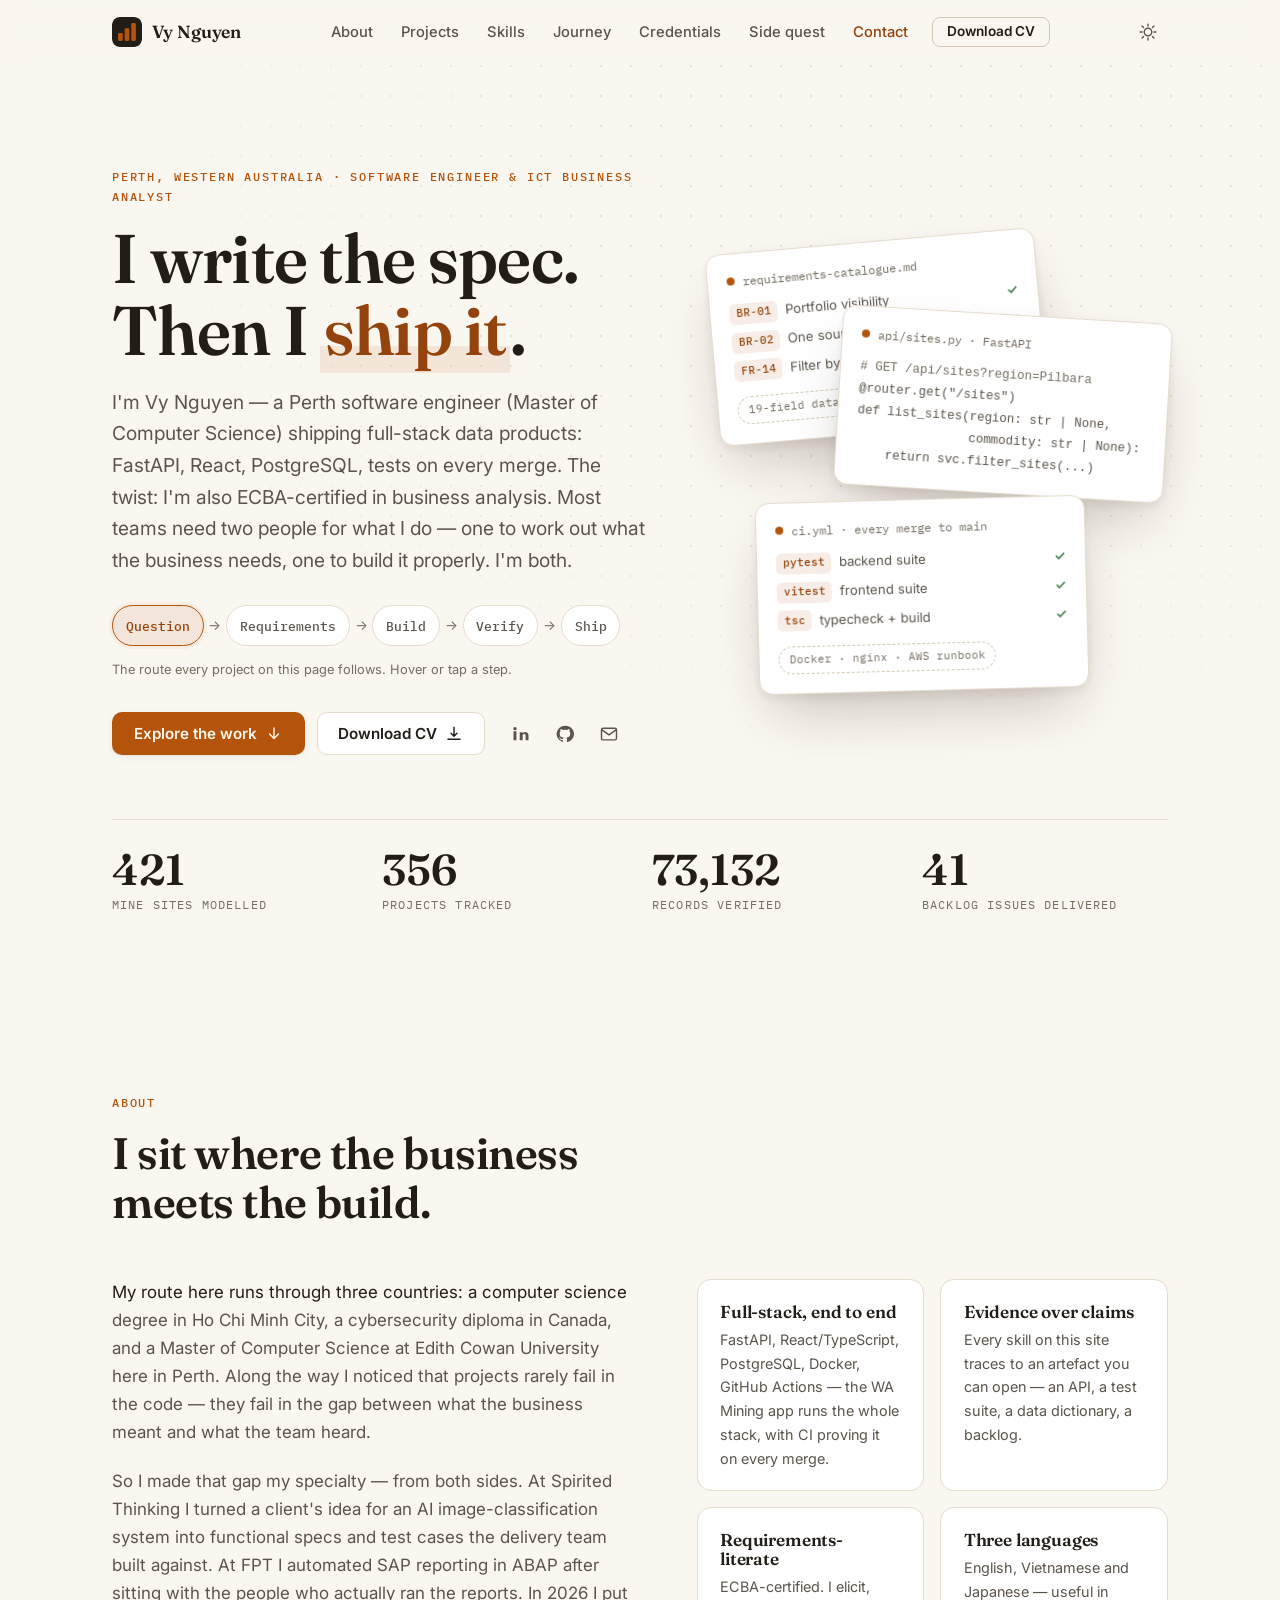
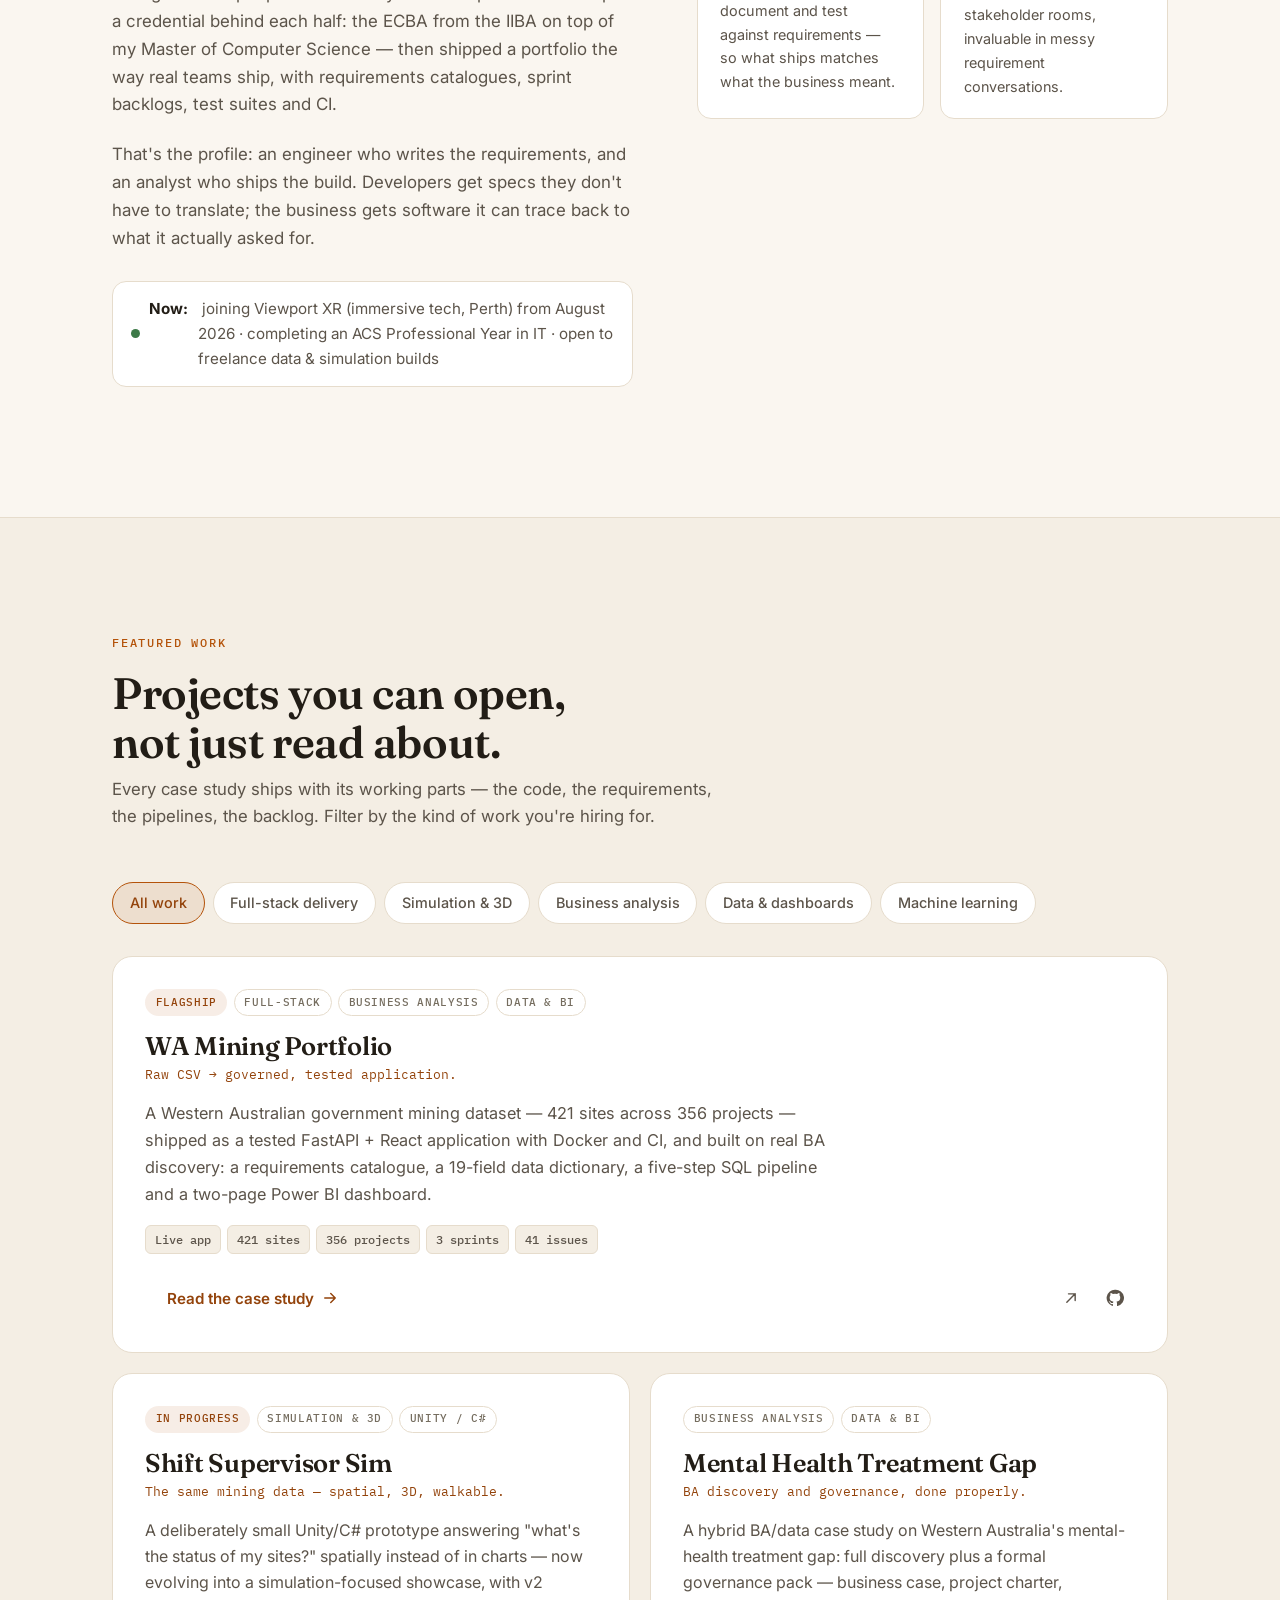
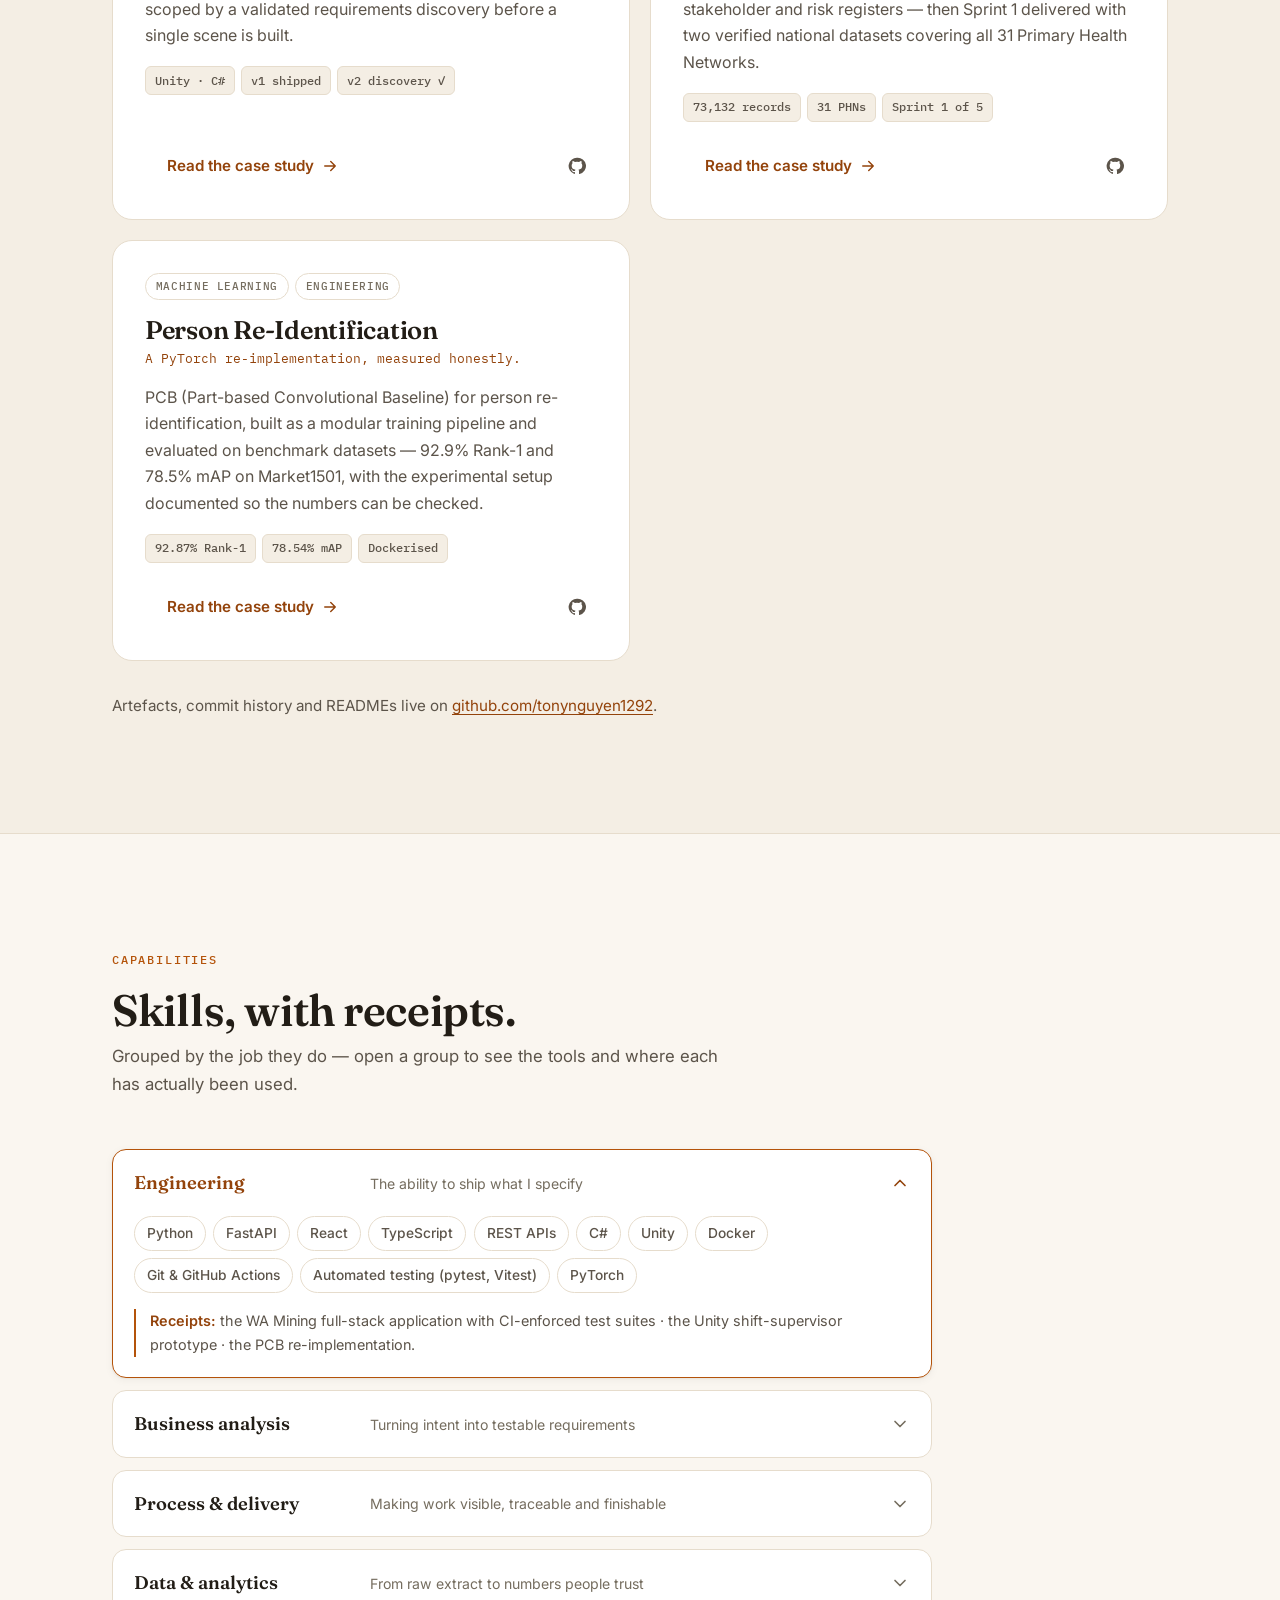
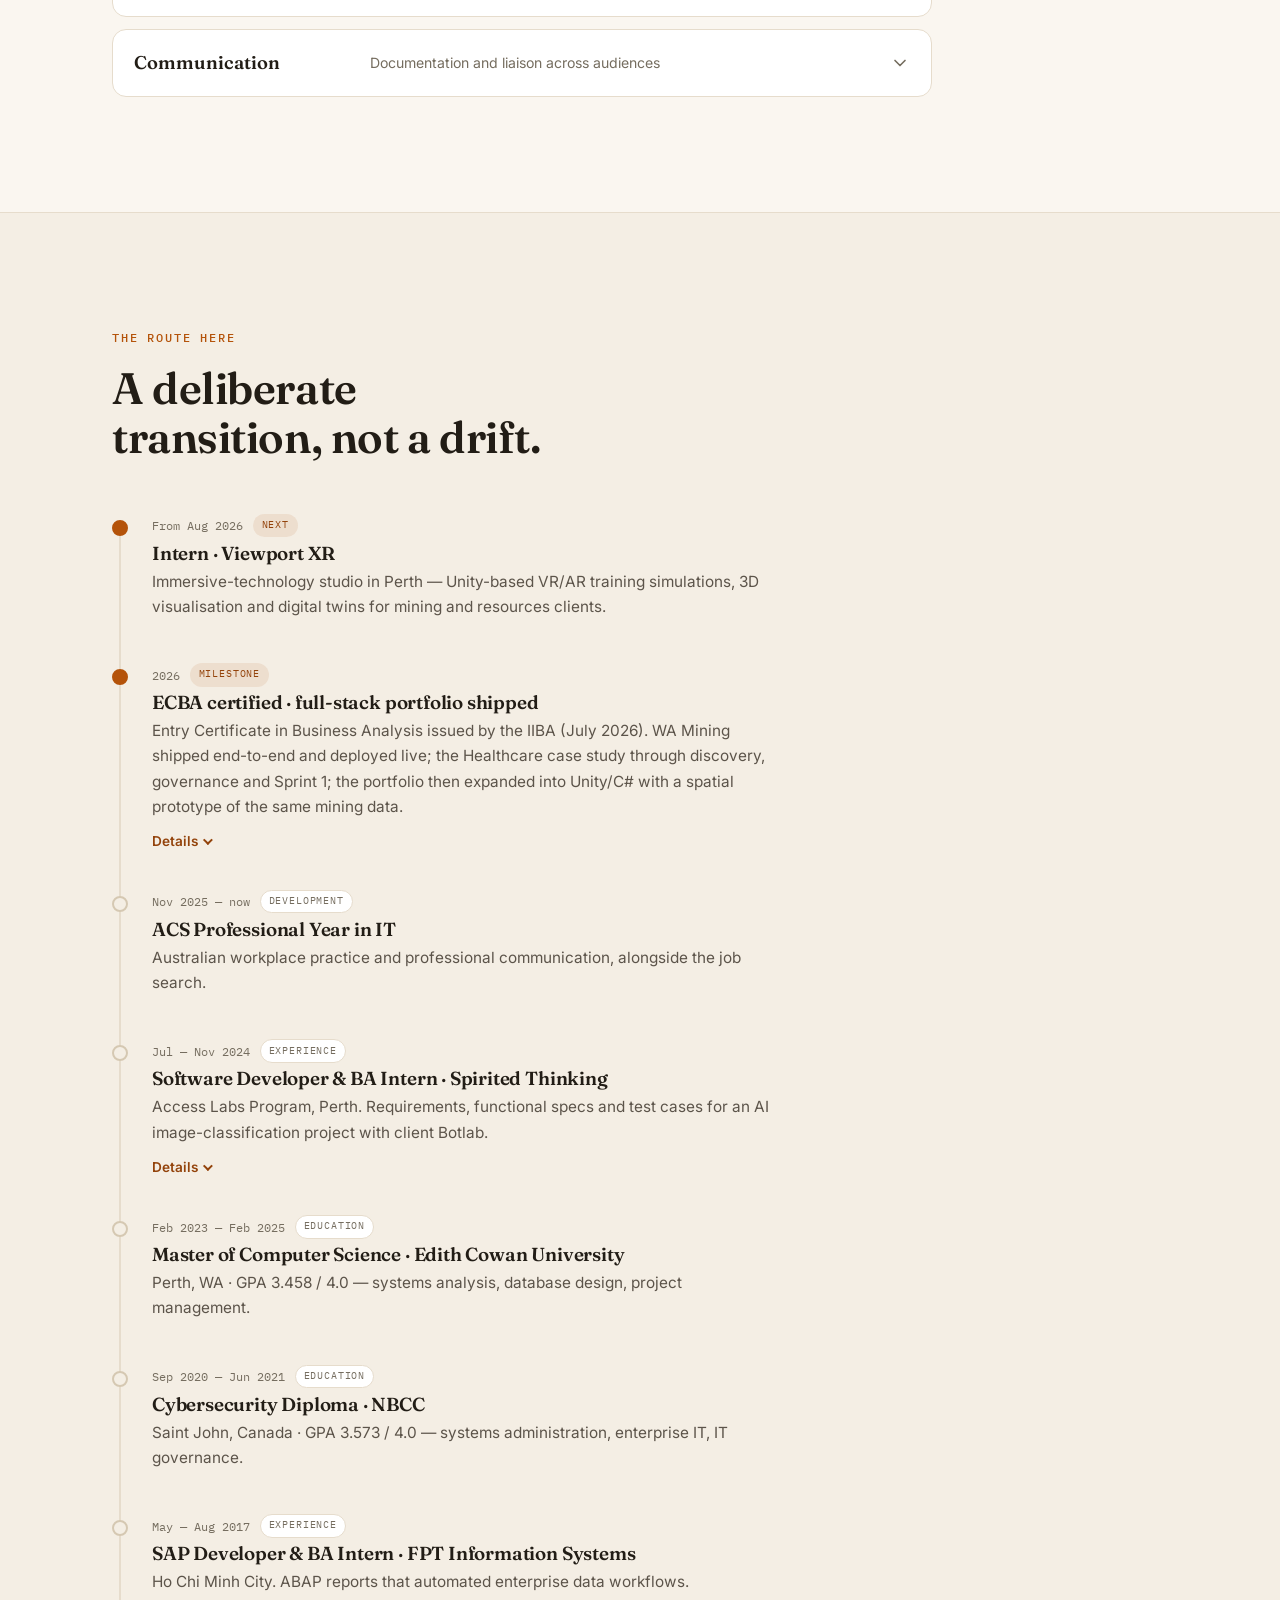
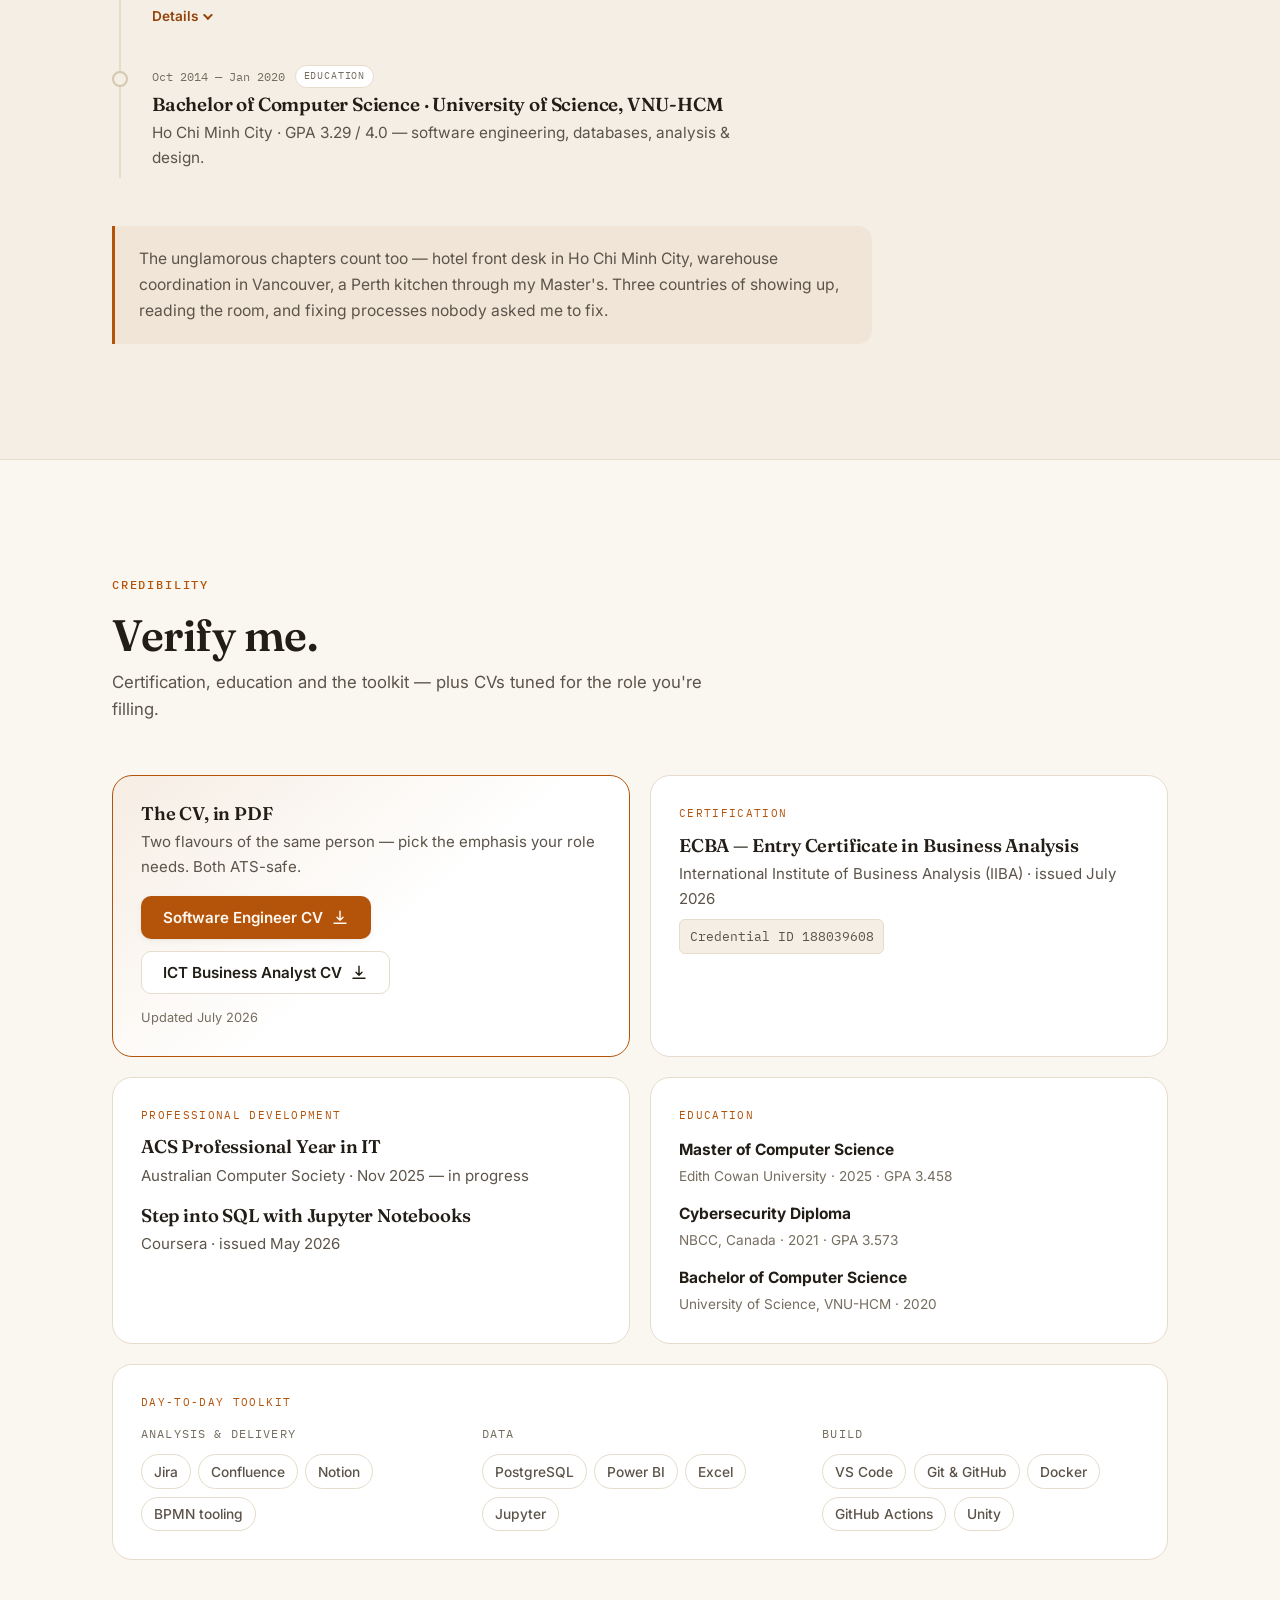
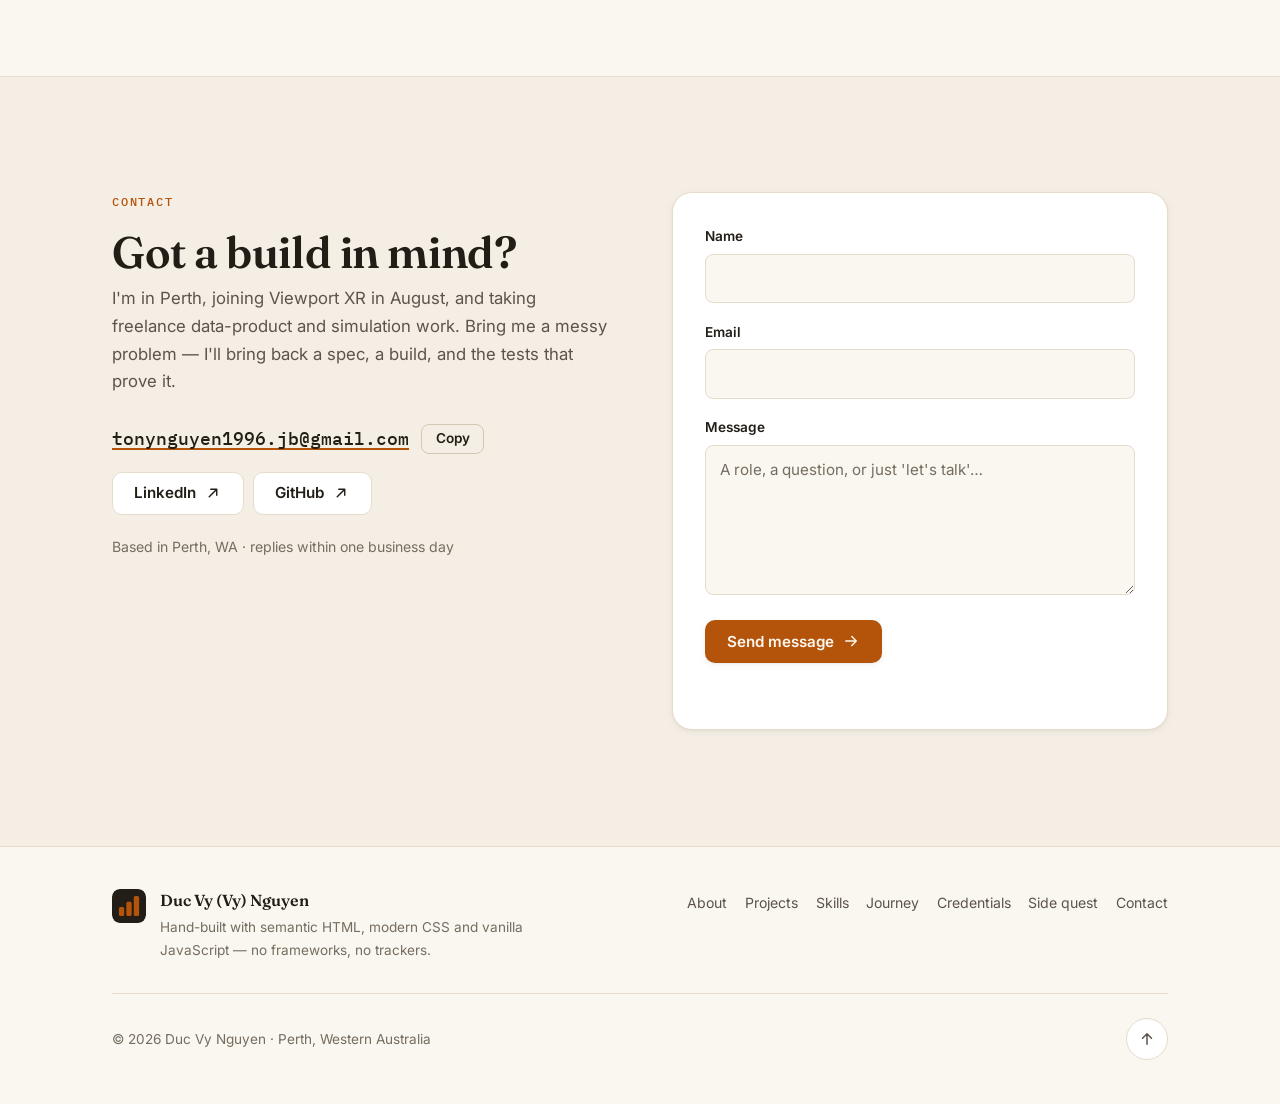
<file: index.html>
<!DOCTYPE html>
<html lang="en-AU" data-theme="light">
<head>
  <meta charset="UTF-8">
  <meta name="viewport" content="width=device-width, initial-scale=1">

  <title>Vy Nguyen — Software Engineer (ECBA-certified) | Perth, WA</title>
  <meta name="description" content="Perth software engineer (Master of Computer Science, ECBA-certified). I ship full-stack data products — FastAPI, React, PostgreSQL — from requirements I can elicit myself, tested on every merge.">
  <meta name="author" content="Duc Vy Nguyen">

  <!-- Live domain. If you attach a custom domain later, update every URL below. -->
  <link rel="canonical" href="https://vynguyen-perth.netlify.app/">
  <meta property="og:type" content="website">
  <meta property="og:url" content="https://vynguyen-perth.netlify.app/">
  <meta property="og:title" content="Vy Nguyen — Software Engineer (ECBA-certified) | Perth, WA">
  <meta property="og:description" content="I write the spec, then I ship it: FastAPI, React, PostgreSQL, CI-tested — from requirements I elicited myself. ECBA + Master of Computer Science.">
  <meta property="og:image" content="https://vynguyen-perth.netlify.app/assets/og-image.png">
  <meta property="og:image:width" content="1200">
  <meta property="og:image:height" content="630">
  <meta property="og:locale" content="en_AU">
  <meta name="twitter:card" content="summary_large_image">

  <meta name="theme-color" content="#FAF6F0" media="(prefers-color-scheme: light)">
  <meta name="theme-color" content="#171310" media="(prefers-color-scheme: dark)">

  <link rel="icon" href="assets/favicon.svg" type="image/svg+xml">
  <link rel="icon" href="assets/favicon-32.png" sizes="32x32" type="image/png">
  <link rel="apple-touch-icon" href="assets/apple-touch-icon.png">

  <link rel="preconnect" href="https://fonts.googleapis.com">
  <link rel="preconnect" href="https://fonts.gstatic.com" crossorigin>
  <link href="https://fonts.googleapis.com/css2?family=Fraunces:opsz,wght@9..144,500;9..144,600&family=IBM+Plex+Mono:wght@400;500&family=Inter:wght@400;500;600&display=swap" rel="stylesheet">

  <script>
    // Set theme before first paint to avoid a flash of the wrong mode.
    // The "js" class arms scroll-reveal styles — without JS, content stays visible.
    (function () {
      document.documentElement.classList.add('js');
      try {
        var saved = localStorage.getItem('vn-theme');
        var dark = saved ? saved === 'dark' : matchMedia('(prefers-color-scheme: dark)').matches;
        document.documentElement.dataset.theme = dark ? 'dark' : 'light';
      } catch (e) { /* default stays light */ }
    })();
  </script>

  <link rel="stylesheet" href="css/styles.css">

  <script type="application/ld+json">
  {
    "@context": "https://schema.org",
    "@type": "Person",
    "name": "Duc Vy Nguyen",
    "alternateName": "Vy Nguyen",
    "jobTitle": "Software Engineer",
    "worksFor": { "@type": "Organization", "name": "Viewport XR" },
    "email": "mailto:tonynguyen1996.jb@gmail.com",
    "url": "https://vynguyen-perth.netlify.app/",
    "image": "https://vynguyen-perth.netlify.app/assets/og-image.png",
    "address": { "@type": "PostalAddress", "addressLocality": "Perth", "addressRegion": "WA", "addressCountry": "AU" },
    "alumniOf": [
      { "@type": "CollegeOrUniversity", "name": "Edith Cowan University" },
      { "@type": "CollegeOrUniversity", "name": "University of Science, VNU-HCM" },
      { "@type": "CollegeOrUniversity", "name": "New Brunswick Community College" }
    ],
    "hasCredential": {
      "@type": "EducationalOccupationalCredential",
      "name": "Entry Certificate in Business Analysis (ECBA)",
      "credentialCategory": "certification",
      "recognizedBy": { "@type": "Organization", "name": "International Institute of Business Analysis (IIBA)" }
    },
    "knowsLanguage": ["en", "vi", "ja"],
    "sameAs": [
      "https://www.linkedin.com/in/vynguyen1996/",
      "https://github.com/tonynguyen1292"
    ]
  }
  </script>
</head>

<body id="top">
  <a class="skip-link" href="#main">Skip to content</a>

  <header class="site-header">
    <div class="scroll-progress" aria-hidden="true"><span id="scroll-progress-bar"></span></div>
    <nav class="nav container" aria-label="Primary">
      <a class="brand" href="#top" aria-label="Vy Nguyen — back to top">
        <svg class="brand-mark" viewBox="0 0 64 64" aria-hidden="true" focusable="false">
          <rect width="64" height="64" rx="14" class="brand-bg"/>
          <rect x="13" y="34" width="10" height="17" rx="3" class="brand-bar"/>
          <rect x="27" y="24" width="10" height="27" rx="3" class="brand-bar"/>
          <rect x="41" y="13" width="10" height="38" rx="3" class="brand-bar"/>
        </svg>
        <span class="brand-name">Vy Nguyen</span>
      </a>

      <ul class="nav-links" id="nav-menu">
        <li><a href="#about" class="nav-link">About</a></li>
        <li><a href="#projects" class="nav-link">Projects</a></li>
        <li><a href="#skills" class="nav-link">Skills</a></li>
        <li><a href="#journey" class="nav-link">Journey</a></li>
        <li><a href="#credentials" class="nav-link">Credentials</a></li>
        <li><a href="/ielts" class="nav-link">Side quest</a></li>
        <li><a href="#contact" class="nav-link">Contact</a></li>
        <li class="nav-cv-item"><a class="btn btn-outline btn-small" href="assets/Vy-Nguyen-CV-Software-Engineer.pdf" download>Download CV</a></li>
      </ul>

      <div class="nav-actions">
        <button class="theme-toggle" id="theme-toggle" type="button" aria-label="Switch to dark mode" aria-pressed="false">
          <svg class="icon-sun" viewBox="0 0 24 24" aria-hidden="true" focusable="false"><circle cx="12" cy="12" r="4.5"/><path d="M12 2.5v2.4M12 19.1v2.4M2.5 12h2.4M19.1 12h2.4M4.9 4.9l1.7 1.7M17.4 17.4l1.7 1.7M19.1 4.9l-1.7 1.7M6.6 17.4l-1.7 1.7"/></svg>
          <svg class="icon-moon" viewBox="0 0 24 24" aria-hidden="true" focusable="false"><path d="M20.4 14.2A8.5 8.5 0 0 1 9.8 3.6a8.5 8.5 0 1 0 10.6 10.6Z"/></svg>
        </button>
        <button class="nav-burger" id="nav-burger" type="button" aria-label="Open menu" aria-expanded="false" aria-controls="nav-menu">
          <span></span><span></span>
        </button>
      </div>
    </nav>
  </header>

  <main id="main">

    <!-- ============================== HERO ============================== -->
    <section class="hero" aria-label="Introduction">
      <div class="hero-backdrop" aria-hidden="true"></div>
      <div class="container hero-grid">
        <div class="hero-copy">
          <p class="eyebrow reveal">Perth, Western Australia · software engineer &amp; ICT business analyst</p>
          <h1 class="hero-title reveal">I write the spec. Then I <em class="hero-em">ship it</em>.</h1>
          <p class="hero-lede reveal">I'm Vy Nguyen — a Perth software engineer (Master of Computer Science) shipping full-stack data products: FastAPI, React, PostgreSQL, tests on every merge. The twist: I'm also ECBA-certified in business analysis. Most teams need two people for what I do — one to work out what the business needs, one to build it properly. I'm both.</p>

          <div class="pipeline reveal" role="group" aria-label="How every project here travels: question, requirements, build, verify, ship. Select a step for detail.">
            <div class="pipe-steps" id="pipeline">
              <button class="pipe-step" type="button" aria-expanded="false" aria-label="Step 1 of 5: Question">
                <span class="pipe-label" aria-hidden="true">Question</span>
                <span class="pipe-tip" role="tooltip">Stakeholder interviews, problem statements, scoped business cases.</span>
              </button>
              <span class="pipe-arrow" aria-hidden="true">→</span>
              <button class="pipe-step" type="button" aria-expanded="false" aria-label="Step 2 of 5: Requirements">
                <span class="pipe-label" aria-hidden="true">Requirements</span>
                <span class="pipe-tip" role="tooltip">Requirements catalogues, user stories, BPMN AS-IS/TO-BE, data dictionaries.</span>
              </button>
              <span class="pipe-arrow" aria-hidden="true">→</span>
              <button class="pipe-step" type="button" aria-expanded="false" aria-label="Step 3 of 5: Build">
                <span class="pipe-label" aria-hidden="true">Build</span>
                <span class="pipe-tip" role="tooltip">FastAPI + PostgreSQL APIs, React/TypeScript front ends, SQL pipelines.</span>
              </button>
              <span class="pipe-arrow" aria-hidden="true">→</span>
              <button class="pipe-step" type="button" aria-expanded="false" aria-label="Step 4 of 5: Verify">
                <span class="pipe-label" aria-hidden="true">Verify</span>
                <span class="pipe-tip" role="tooltip">pytest and Vitest suites in GitHub Actions CI — every merge checked.</span>
              </button>
              <span class="pipe-arrow" aria-hidden="true">→</span>
              <button class="pipe-step" type="button" aria-expanded="false" aria-label="Step 5 of 5: Ship">
                <span class="pipe-label" aria-hidden="true">Ship</span>
                <span class="pipe-tip" role="tooltip">Docker Compose behind nginx, deploy runbooks, delivery through Jira sprints.</span>
              </button>
            </div>
            <p class="pipe-caption">The route every project on this page follows. Hover or tap a step.</p>
          </div>

          <div class="hero-cta reveal">
            <a class="btn btn-primary" href="#projects">Explore the work
              <svg viewBox="0 0 24 24" aria-hidden="true" focusable="false"><path d="M12 4v14m0 0 6-6m-6 6-6-6"/></svg>
            </a>
            <a class="btn btn-ghost" href="assets/Vy-Nguyen-CV-Software-Engineer.pdf" download>Download CV
              <svg viewBox="0 0 24 24" aria-hidden="true" focusable="false"><path d="M12 3v12m0 0 4-4m-4 4-4-4M4 19h16"/></svg>
            </a>
            <div class="hero-social">
              <a href="https://www.linkedin.com/in/vynguyen1996/" rel="noopener" aria-label="LinkedIn profile" class="icon-link">
                <svg viewBox="0 0 24 24" aria-hidden="true" focusable="false"><path d="M6.5 8.8v10.7H3V8.8h3.5ZM4.8 3.5a2 2 0 1 1 0 4.1 2 2 0 0 1 0-4.1ZM21 13.9v5.6h-3.5v-5.2c0-1.3-.5-2.2-1.7-2.2-.9 0-1.4.6-1.7 1.2-.1.2-.1.5-.1.8v5.4H10.5s.05-8.8 0-9.7H14v1.4c.5-.7 1.3-1.7 3.1-1.7 2.3 0 3.9 1.5 3.9 4.4Z" fill="currentColor" stroke="none"/></svg>
              </a>
              <a href="https://github.com/tonynguyen1292" rel="noopener" aria-label="GitHub profile" class="icon-link">
                <svg viewBox="0 0 24 24" aria-hidden="true" focusable="false"><path d="M12 2a10 10 0 0 0-3.2 19.5c.5.1.7-.2.7-.5v-1.7c-2.8.6-3.4-1.2-3.4-1.2-.5-1.2-1.1-1.5-1.1-1.5-.9-.6.1-.6.1-.6 1 .1 1.5 1 1.5 1 .9 1.6 2.4 1.1 3 .9.1-.7.4-1.1.6-1.4-2.2-.3-4.6-1.1-4.6-5 0-1.1.4-2 1-2.7 0-.3-.4-1.3.1-2.7 0 0 .8-.3 2.8 1a9.5 9.5 0 0 1 5 0c1.9-1.3 2.7-1 2.7-1 .6 1.4.2 2.4.1 2.7.7.7 1 1.6 1 2.7 0 3.9-2.4 4.7-4.6 5 .4.3.7.9.7 1.9v2.8c0 .3.2.6.7.5A10 10 0 0 0 12 2Z" fill="currentColor" stroke="none"/></svg>
              </a>
              <a href="mailto:tonynguyen1996.jb@gmail.com" aria-label="Email Vy" class="icon-link">
                <svg viewBox="0 0 24 24" aria-hidden="true" focusable="false"><rect x="3" y="5" width="18" height="14" rx="2"/><path d="m3.5 7 8.5 6 8.5-6"/></svg>
              </a>
            </div>
          </div>
        </div>

        <div class="hero-visual reveal" aria-hidden="true">
          <div class="deck" id="deck">
            <article class="deck-card deck-card--req">
              <header class="deck-head"><span class="deck-dot"></span>requirements-catalogue.md</header>
              <ul class="deck-req">
                <li><span class="req-id">BR-01</span> Portfolio visibility <span class="req-tick">✓</span></li>
                <li><span class="req-id">BR-02</span> One source of truth <span class="req-tick">✓</span></li>
                <li><span class="req-id">FR-14</span> Filter by commodity <span class="req-tick">✓</span></li>
              </ul>
              <footer class="deck-chip">19-field data dictionary</footer>
            </article>

            <article class="deck-card deck-card--sql">
              <header class="deck-head"><span class="deck-dot"></span>api/sites.py · FastAPI</header>
              <pre class="deck-code"><code><span class="c"># GET /api/sites?region=Pilbara</span>
@router.get("/sites")
def list_sites(region: str | None,
               commodity: str | None):
    return svc.filter_sites(...)</code></pre>
            </article>

            <article class="deck-card deck-card--dash">
              <header class="deck-head"><span class="deck-dot"></span>ci.yml · every merge to main</header>
              <ul class="deck-req">
                <li><span class="req-id">pytest</span> backend suite <span class="req-tick">✓</span></li>
                <li><span class="req-id">vitest</span> frontend suite <span class="req-tick">✓</span></li>
                <li><span class="req-id">tsc</span> typecheck + build <span class="req-tick">✓</span></li>
              </ul>
              <footer class="deck-chip">Docker · nginx · AWS runbook</footer>
            </article>
          </div>
        </div>
      </div>

      <div class="container">
        <dl class="hero-stats reveal">
          <div class="stat"><dt class="stat-label">mine sites modelled</dt><dd class="stat-num" data-count="421">421</dd></div>
          <div class="stat"><dt class="stat-label">projects tracked</dt><dd class="stat-num" data-count="356">356</dd></div>
          <div class="stat"><dt class="stat-label">records verified</dt><dd class="stat-num" data-count="73132" data-format="comma">73,132</dd></div>
          <div class="stat"><dt class="stat-label">backlog issues delivered</dt><dd class="stat-num" data-count="41">41</dd></div>
        </dl>
      </div>
    </section>

    <!-- ============================== ABOUT ============================== -->
    <section class="section" id="about" aria-labelledby="about-title">
      <div class="container">
        <header class="section-head reveal">
          <p class="eyebrow">About</p>
          <h2 id="about-title">I sit where the business meets the build.</h2>
        </header>

        <div class="about-grid">
          <div class="about-story">
            <p class="reveal">My route here runs through three countries: a computer science degree in Ho Chi Minh City, a cybersecurity diploma in Canada, and a Master of Computer Science at Edith Cowan University here in Perth. Along the way I noticed that projects rarely fail in the code — they fail in the gap between what the business meant and what the team heard.</p>
            <p class="reveal">So I made that gap my specialty — from both sides. At Spirited Thinking I turned a client's idea for an AI image-classification system into functional specs and test cases the delivery team built against. At FPT I automated SAP reporting in ABAP after sitting with the people who actually ran the reports. In 2026 I put a credential behind each half: the ECBA from the IIBA on top of my Master of Computer Science — then shipped a portfolio the way real teams ship, with requirements catalogues, sprint backlogs, test suites and CI.</p>
            <p class="reveal">That's the profile: an engineer who writes the requirements, and an analyst who ships the build. Developers get specs they don't have to translate; the business gets software it can trace back to what it actually asked for.</p>
            <p class="about-now reveal"><span class="now-dot" aria-hidden="true"></span><strong>Now:</strong>&nbsp;joining Viewport XR (immersive tech, Perth) from August 2026 · completing an ACS Professional Year in IT · open to freelance data &amp; simulation builds</p>
          </div>

          <div class="about-cards">
            <article class="strength-card reveal">
              <h3>Full-stack, end to end</h3>
              <p>FastAPI, React/TypeScript, PostgreSQL, Docker, GitHub Actions — the WA Mining app runs the whole stack, with CI proving it on every merge.</p>
            </article>
            <article class="strength-card reveal">
              <h3>Evidence over claims</h3>
              <p>Every skill on this site traces to an artefact you can open — an API, a test suite, a data dictionary, a backlog.</p>
            </article>
            <article class="strength-card reveal">
              <h3>Requirements-literate</h3>
              <p>ECBA-certified. I elicit, document and test against requirements — so what ships matches what the business meant.</p>
            </article>
            <article class="strength-card reveal">
              <h3>Three languages</h3>
              <p>English, Vietnamese and Japanese — useful in stakeholder rooms, invaluable in messy requirement conversations.</p>
            </article>
          </div>
        </div>
      </div>
    </section>

    <!-- ============================== PROJECTS ============================== -->
    <section class="section section--alt" id="projects" aria-labelledby="projects-title">
      <div class="container">
        <header class="section-head reveal">
          <p class="eyebrow">Featured work</p>
          <h2 id="projects-title">Projects you can open, not just read about.</h2>
          <p class="section-sub">Every case study ships with its working parts — the code, the requirements, the pipelines, the backlog. Filter by the kind of work you're hiring for.</p>
        </header>

        <div class="filter-bar reveal" role="group" aria-label="Filter projects by discipline">
          <button class="filter-chip is-active" type="button" data-filter="all" aria-pressed="true">All work</button>
          <button class="filter-chip" type="button" data-filter="build" aria-pressed="false">Full-stack delivery</button>
          <button class="filter-chip" type="button" data-filter="sim" aria-pressed="false">Simulation &amp; 3D</button>
          <button class="filter-chip" type="button" data-filter="ba" aria-pressed="false">Business analysis</button>
          <button class="filter-chip" type="button" data-filter="data" aria-pressed="false">Data &amp; dashboards</button>
          <button class="filter-chip" type="button" data-filter="ml" aria-pressed="false">Machine learning</button>
        </div>

        <div class="projects-grid" id="projects-grid">

          <article class="project-card project-card--featured reveal" data-cats="ba data build" tabindex="-1">
            <div class="project-tags">
              <span class="tag tag--accent">Flagship</span>
              <span class="tag">Full-stack</span>
              <span class="tag">Business analysis</span>
              <span class="tag">Data &amp; BI</span>
            </div>
            <h3 class="project-title">WA Mining Portfolio</h3>
            <p class="project-tagline">Raw CSV → governed, tested application.</p>
            <p class="project-summary">A Western Australian government mining dataset — 421 sites across 356 projects — shipped as a tested FastAPI + React application with Docker and CI, and built on real BA discovery: a requirements catalogue, a 19-field data dictionary, a five-step SQL pipeline and a two-page Power BI dashboard.</p>
            <ul class="metric-chips" aria-label="Key numbers">
              <li>Live app</li><li>421 sites</li><li>356 projects</li><li>3 sprints</li><li>41 issues</li>
            </ul>
            <div class="project-actions">
              <button class="btn btn-text case-open" type="button" data-case="case-wa-mining">Read the case study
                <svg viewBox="0 0 24 24" aria-hidden="true" focusable="false"><path d="M5 12h14m0 0-6-6m6 6-6 6"/></svg>
              </button>
              <div class="hero-social">
              <a class="icon-link" href="https://wa-mining.netlify.app" rel="noopener" aria-label="Open the live WA Mining application">
                <svg viewBox="0 0 24 24" aria-hidden="true" focusable="false"><path d="M7 17 17 7m0 0H9m8 0v8"/></svg>
              </a>
              <a class="icon-link" href="https://github.com/tonynguyen1292/WA_Mining" rel="noopener" aria-label="WA Mining repository on GitHub">
                <svg viewBox="0 0 24 24" aria-hidden="true" focusable="false"><path d="M12 2a10 10 0 0 0-3.2 19.5c.5.1.7-.2.7-.5v-1.7c-2.8.6-3.4-1.2-3.4-1.2-.5-1.2-1.1-1.5-1.1-1.5-.9-.6.1-.6.1-.6 1 .1 1.5 1 1.5 1 .9 1.6 2.4 1.1 3 .9.1-.7.4-1.1.6-1.4-2.2-.3-4.6-1.1-4.6-5 0-1.1.4-2 1-2.7 0-.3-.4-1.3.1-2.7 0 0 .8-.3 2.8 1a9.5 9.5 0 0 1 5 0c1.9-1.3 2.7-1 2.7-1 .6 1.4.2 2.4.1 2.7.7.7 1 1.6 1 2.7 0 3.9-2.4 4.7-4.6 5 .4.3.7.9.7 1.9v2.8c0 .3.2.6.7.5A10 10 0 0 0 12 2Z" fill="currentColor" stroke="none"/></svg>
              </a>
              </div>
            </div>
          </article>

          <article class="project-card reveal" data-cats="sim" tabindex="-1">
            <div class="project-tags">
              <span class="tag tag--accent">In progress</span>
              <span class="tag">Simulation &amp; 3D</span>
              <span class="tag">Unity / C#</span>
            </div>
            <h3 class="project-title">Shift Supervisor Sim</h3>
            <p class="project-tagline">The same mining data — spatial, 3D, walkable.</p>
            <p class="project-summary">A deliberately small Unity/C# prototype answering "what's the status of my sites?" spatially instead of in charts — now evolving into a simulation-focused showcase, with v2 scoped by a validated requirements discovery before a single scene is built.</p>
            <ul class="metric-chips" aria-label="Key numbers">
              <li>Unity · C#</li><li>v1 shipped</li><li>v2 discovery ✓</li>
            </ul>
            <div class="project-actions">
              <button class="btn btn-text case-open" type="button" data-case="case-unity">Read the case study
                <svg viewBox="0 0 24 24" aria-hidden="true" focusable="false"><path d="M5 12h14m0 0-6-6m6 6-6 6"/></svg>
              </button>
              <a class="icon-link" href="https://github.com/tonynguyen1292/WA_Mining/tree/main/prototypes/unity-shift-supervisor-demo" rel="noopener" aria-label="Unity prototype folder on GitHub">
                <svg viewBox="0 0 24 24" aria-hidden="true" focusable="false"><path d="M12 2a10 10 0 0 0-3.2 19.5c.5.1.7-.2.7-.5v-1.7c-2.8.6-3.4-1.2-3.4-1.2-.5-1.2-1.1-1.5-1.1-1.5-.9-.6.1-.6.1-.6 1 .1 1.5 1 1.5 1 .9 1.6 2.4 1.1 3 .9.1-.7.4-1.1.6-1.4-2.2-.3-4.6-1.1-4.6-5 0-1.1.4-2 1-2.7 0-.3-.4-1.3.1-2.7 0 0 .8-.3 2.8 1a9.5 9.5 0 0 1 5 0c1.9-1.3 2.7-1 2.7-1 .6 1.4.2 2.4.1 2.7.7.7 1 1.6 1 2.7 0 3.9-2.4 4.7-4.6 5 .4.3.7.9.7 1.9v2.8c0 .3.2.6.7.5A10 10 0 0 0 12 2Z" fill="currentColor" stroke="none"/></svg>
              </a>
            </div>
          </article>

          <article class="project-card reveal" data-cats="ba data" tabindex="-1">
            <div class="project-tags">
              <span class="tag">Business analysis</span>
              <span class="tag">Data &amp; BI</span>
            </div>
            <h3 class="project-title">Mental Health Treatment Gap</h3>
            <p class="project-tagline">BA discovery and governance, done properly.</p>
            <p class="project-summary">A hybrid BA/data case study on Western Australia's mental-health treatment gap: full discovery plus a formal governance pack — business case, project charter, stakeholder and risk registers — then Sprint 1 delivered with two verified national datasets covering all 31 Primary Health Networks.</p>
            <ul class="metric-chips" aria-label="Key numbers">
              <li>73,132 records</li><li>31 PHNs</li><li>Sprint 1 of 5</li>
            </ul>
            <div class="project-actions">
              <button class="btn btn-text case-open" type="button" data-case="case-healthcare">Read the case study
                <svg viewBox="0 0 24 24" aria-hidden="true" focusable="false"><path d="M5 12h14m0 0-6-6m6 6-6 6"/></svg>
              </button>
              <a class="icon-link" href="https://github.com/tonynguyen1292/Healthcare" rel="noopener" aria-label="Healthcare repository on GitHub">
                <svg viewBox="0 0 24 24" aria-hidden="true" focusable="false"><path d="M12 2a10 10 0 0 0-3.2 19.5c.5.1.7-.2.7-.5v-1.7c-2.8.6-3.4-1.2-3.4-1.2-.5-1.2-1.1-1.5-1.1-1.5-.9-.6.1-.6.1-.6 1 .1 1.5 1 1.5 1 .9 1.6 2.4 1.1 3 .9.1-.7.4-1.1.6-1.4-2.2-.3-4.6-1.1-4.6-5 0-1.1.4-2 1-2.7 0-.3-.4-1.3.1-2.7 0 0 .8-.3 2.8 1a9.5 9.5 0 0 1 5 0c1.9-1.3 2.7-1 2.7-1 .6 1.4.2 2.4.1 2.7.7.7 1 1.6 1 2.7 0 3.9-2.4 4.7-4.6 5 .4.3.7.9.7 1.9v2.8c0 .3.2.6.7.5A10 10 0 0 0 12 2Z" fill="currentColor" stroke="none"/></svg>
              </a>
            </div>
          </article>

          <article class="project-card reveal" data-cats="ml build" tabindex="-1">
            <div class="project-tags">
              <span class="tag">Machine learning</span>
              <span class="tag">Engineering</span>
            </div>
            <h3 class="project-title">Person Re-Identification</h3>
            <p class="project-tagline">A PyTorch re-implementation, measured honestly.</p>
            <p class="project-summary">PCB (Part-based Convolutional Baseline) for person re-identification, built as a modular training pipeline and evaluated on benchmark datasets — 92.9% Rank-1 and 78.5% mAP on Market1501, with the experimental setup documented so the numbers can be checked.</p>
            <ul class="metric-chips" aria-label="Key numbers">
              <li>92.87% Rank-1</li><li>78.54% mAP</li><li>Dockerised</li>
            </ul>
            <div class="project-actions">
              <button class="btn btn-text case-open" type="button" data-case="case-reid">Read the case study
                <svg viewBox="0 0 24 24" aria-hidden="true" focusable="false"><path d="M5 12h14m0 0-6-6m6 6-6 6"/></svg>
              </button>
              <a class="icon-link" href="https://github.com/tonynguyen1292/Person-Retrieval" rel="noopener" aria-label="Person-Retrieval repository on GitHub">
                <svg viewBox="0 0 24 24" aria-hidden="true" focusable="false"><path d="M12 2a10 10 0 0 0-3.2 19.5c.5.1.7-.2.7-.5v-1.7c-2.8.6-3.4-1.2-3.4-1.2-.5-1.2-1.1-1.5-1.1-1.5-.9-.6.1-.6.1-.6 1 .1 1.5 1 1.5 1 .9 1.6 2.4 1.1 3 .9.1-.7.4-1.1.6-1.4-2.2-.3-4.6-1.1-4.6-5 0-1.1.4-2 1-2.7 0-.3-.4-1.3.1-2.7 0 0 .8-.3 2.8 1a9.5 9.5 0 0 1 5 0c1.9-1.3 2.7-1 2.7-1 .6 1.4.2 2.4.1 2.7.7.7 1 1.6 1 2.7 0 3.9-2.4 4.7-4.6 5 .4.3.7.9.7 1.9v2.8c0 .3.2.6.7.5A10 10 0 0 0 12 2Z" fill="currentColor" stroke="none"/></svg>
              </a>
            </div>
          </article>
        </div>

        <p class="projects-more reveal">Artefacts, commit history and READMEs live on <a href="https://github.com/tonynguyen1292" rel="noopener">github.com/tonynguyen1292</a>.</p>
      </div>
    </section>

    <!-- ============================== SKILLS ============================== -->
    <section class="section" id="skills" aria-labelledby="skills-title">
      <div class="container">
        <header class="section-head reveal">
          <p class="eyebrow">Capabilities</p>
          <h2 id="skills-title">Skills, with receipts.</h2>
          <p class="section-sub">Grouped by the job they do — open a group to see the tools and where each has actually been used.</p>
        </header>

        <div class="skills-list">
          <div class="skill-group reveal">
            <button class="skill-head" type="button" aria-expanded="true" aria-controls="sg-eng">
              <span class="skill-name">Engineering</span>
              <span class="skill-desc">The ability to ship what I specify</span>
              <svg class="chev" viewBox="0 0 24 24" aria-hidden="true" focusable="false"><path d="m6 9 6 6 6-6"/></svg>
            </button>
            <div class="skill-body" id="sg-eng">
              <div class="skill-body-inner">
                <ul class="chip-list">
                  <li>Python</li><li>FastAPI</li><li>React</li><li>TypeScript</li><li>REST APIs</li><li>C#</li><li>Unity</li><li>Docker</li><li>Git &amp; GitHub Actions</li><li>Automated testing (pytest, Vitest)</li><li>PyTorch</li>
                </ul>
                <p class="skill-proof"><strong>Receipts:</strong> the WA Mining full-stack application with CI-enforced test suites · the Unity shift-supervisor prototype · the PCB re-implementation.</p>
              </div>
            </div>
          </div>

          <div class="skill-group reveal">
            <button class="skill-head" type="button" aria-expanded="false" aria-controls="sg-ba">
              <span class="skill-name">Business analysis</span>
              <span class="skill-desc">Turning intent into testable requirements</span>
              <svg class="chev" viewBox="0 0 24 24" aria-hidden="true" focusable="false"><path d="m6 9 6 6 6-6"/></svg>
            </button>
            <div class="skill-body" id="sg-ba">
              <div class="skill-body-inner">
                <ul class="chip-list">
                  <li>Requirements elicitation</li><li>Stakeholder interviews &amp; workshops</li><li>User stories &amp; use cases</li><li>Gap analysis</li><li>BRD / FRD documentation</li><li>Acceptance criteria</li><li>UAT support</li>
                </ul>
                <p class="skill-proof"><strong>Receipts:</strong> ECBA (IIBA) · functional specs and test cases for an AI classifier at Spirited Thinking · the WA Mining requirements catalogue.</p>
              </div>
            </div>
          </div>

          <div class="skill-group reveal">
            <button class="skill-head" type="button" aria-expanded="false" aria-controls="sg-process">
              <span class="skill-name">Process &amp; delivery</span>
              <span class="skill-desc">Making work visible, traceable and finishable</span>
              <svg class="chev" viewBox="0 0 24 24" aria-hidden="true" focusable="false"><path d="m6 9 6 6 6-6"/></svg>
            </button>
            <div class="skill-body" id="sg-process">
              <div class="skill-body-inner">
                <ul class="chip-list">
                  <li>BPMN AS-IS / TO-BE mapping</li><li>Agile &amp; Scrum</li><li>Sprint ceremonies</li><li>Backlog management</li><li>Jira &amp; Confluence</li><li>Requirements traceability</li>
                </ul>
                <p class="skill-proof"><strong>Receipts:</strong> a 41-issue Jira backlog (5 epics, 19 stories, 17 subtasks) delivered across 3 sprints · SDLC experience from both internships.</p>
              </div>
            </div>
          </div>

          <div class="skill-group reveal">
            <button class="skill-head" type="button" aria-expanded="false" aria-controls="sg-data">
              <span class="skill-name">Data &amp; analytics</span>
              <span class="skill-desc">From raw extract to numbers people trust</span>
              <svg class="chev" viewBox="0 0 24 24" aria-hidden="true" focusable="false"><path d="m6 9 6 6 6-6"/></svg>
            </button>
            <div class="skill-body" id="sg-data">
              <div class="skill-body-inner">
                <ul class="chip-list">
                  <li>SQL</li><li>PostgreSQL</li><li>Power BI</li><li>DAX</li><li>Excel (lookups, pivots)</li><li>Data dictionaries</li><li>Data modelling</li><li>Data cleansing &amp; migration</li><li>Validation &amp; reconciliation</li>
                </ul>
                <p class="skill-proof"><strong>Receipts:</strong> a five-step SQL pipeline · a 19-field data dictionary · DAX measures that separate site counts from project counts.</p>
              </div>
            </div>
          </div>

          <div class="skill-group reveal">
            <button class="skill-head" type="button" aria-expanded="false" aria-controls="sg-comm">
              <span class="skill-name">Communication</span>
              <span class="skill-desc">Documentation and liaison across audiences</span>
              <svg class="chev" viewBox="0 0 24 24" aria-hidden="true" focusable="false"><path d="m6 9 6 6 6-6"/></svg>
            </button>
            <div class="skill-body" id="sg-comm">
              <div class="skill-body-inner">
                <ul class="chip-list">
                  <li>Technical documentation for mixed audiences</li><li>Stakeholder liaison</li><li>Change &amp; UAT support</li><li>English</li><li>Vietnamese</li><li>Japanese</li>
                </ul>
                <p class="skill-proof"><strong>Receipts:</strong> client-facing elicitation at Spirited Thinking · UAT alongside functional consultants at FPT · this site.</p>
              </div>
            </div>
          </div>
        </div>
      </div>
    </section>

    <!-- ============================== JOURNEY ============================== -->
    <section class="section section--alt" id="journey" aria-labelledby="journey-title">
      <div class="container">
        <header class="section-head reveal">
          <p class="eyebrow">The route here</p>
          <h2 id="journey-title">A deliberate transition, not a drift.</h2>
        </header>

        <ol class="timeline">
          <li class="tl-item reveal" data-kind="milestone">
            <div class="tl-marker" aria-hidden="true"></div>
            <div class="tl-content">
              <div class="tl-meta"><span class="tl-date">From Aug 2026</span><span class="tl-tag tl-tag--accent">Next</span></div>
              <h3>Intern · Viewport XR</h3>
              <p>Immersive-technology studio in Perth — Unity-based VR/AR training simulations, 3D visualisation and digital twins for mining and resources clients.</p>
            </div>
          </li>

          <li class="tl-item reveal" data-kind="milestone">
            <div class="tl-marker" aria-hidden="true"></div>
            <div class="tl-content">
              <div class="tl-meta"><span class="tl-date">2026</span><span class="tl-tag tl-tag--accent">Milestone</span></div>
              <h3>ECBA certified · full-stack portfolio shipped</h3>
              <p>Entry Certificate in Business Analysis issued by the IIBA (July 2026). WA Mining shipped end-to-end and deployed live; the Healthcare case study through discovery, governance and Sprint 1; the portfolio then expanded into Unity/C# with a spatial prototype of the same mining data.</p>
              <button class="tl-more" type="button" aria-expanded="false">Details</button>
              <div class="tl-detail">
                <ul>
                  <li>ECBA credential ID 188039608 — earned while running both portfolio projects.</li>
                  <li>WA Mining: requirements → SQL pipeline → Power BI → tested FastAPI/React app, delivered through a 41-issue Jira backlog across 3 sprints.</li>
                  <li>Healthcare: business case, project charter, stakeholder and risk registers; Sprint 1 ingested and verified 73,132 records across all 31 PHNs.</li>
                  <li>Unity/C# shift-supervisor prototype (v1) shipped; v2 scoped through a validated requirements discovery — facts before scenes.</li>
                </ul>
              </div>
            </div>
          </li>

          <li class="tl-item reveal" data-kind="development">
            <div class="tl-marker" aria-hidden="true"></div>
            <div class="tl-content">
              <div class="tl-meta"><span class="tl-date">Nov 2025 — now</span><span class="tl-tag">Development</span></div>
              <h3>ACS Professional Year in IT</h3>
              <p>Australian workplace practice and professional communication, alongside the job search.</p>
            </div>
          </li>

          <li class="tl-item reveal" data-kind="experience">
            <div class="tl-marker" aria-hidden="true"></div>
            <div class="tl-content">
              <div class="tl-meta"><span class="tl-date">Jul — Nov 2024</span><span class="tl-tag">Experience</span></div>
              <h3>Software Developer &amp; BA Intern · Spirited Thinking</h3>
              <p>Access Labs Program, Perth. Requirements, functional specs and test cases for an AI image-classification project with client Botlab.</p>
              <button class="tl-more" type="button" aria-expanded="false">Details</button>
              <div class="tl-detail">
                <ul>
                  <li>Elicited requirements from Spirited Thinking and Botlab; analysed image datasets and documented functional specifications, test cases and success criteria.</li>
                  <li>Acted as liaison across stakeholders, developers and data scientists, keeping technical delivery aligned with business objectives.</li>
                  <li>Contributed to backlog refinement and defect triage — issues clearly described and traceable to requirements.</li>
                </ul>
              </div>
            </div>
          </li>

          <li class="tl-item reveal" data-kind="education">
            <div class="tl-marker" aria-hidden="true"></div>
            <div class="tl-content">
              <div class="tl-meta"><span class="tl-date">Feb 2023 — Feb 2025</span><span class="tl-tag">Education</span></div>
              <h3>Master of Computer Science · Edith Cowan University</h3>
              <p>Perth, WA · GPA 3.458 / 4.0 — systems analysis, database design, project management.</p>
            </div>
          </li>

          <li class="tl-item reveal" data-kind="education">
            <div class="tl-marker" aria-hidden="true"></div>
            <div class="tl-content">
              <div class="tl-meta"><span class="tl-date">Sep 2020 — Jun 2021</span><span class="tl-tag">Education</span></div>
              <h3>Cybersecurity Diploma · NBCC</h3>
              <p>Saint John, Canada · GPA 3.573 / 4.0 — systems administration, enterprise IT, IT governance.</p>
            </div>
          </li>

          <li class="tl-item reveal" data-kind="experience">
            <div class="tl-marker" aria-hidden="true"></div>
            <div class="tl-content">
              <div class="tl-meta"><span class="tl-date">May — Aug 2017</span><span class="tl-tag">Experience</span></div>
              <h3>SAP Developer &amp; BA Intern · FPT Information Systems</h3>
              <p>Ho Chi Minh City. ABAP reports that automated enterprise data workflows.</p>
              <button class="tl-more" type="button" aria-expanded="false">Details</button>
              <div class="tl-detail">
                <ul>
                  <li>Documented reporting and data-processing requirements through stakeholder meetings and analysis of existing SAP workflows.</li>
                  <li>Designed and implemented ABAP reports automating extraction and transformation — less manual effort, faster operational reporting.</li>
                  <li>Validated outputs against business rules with functional consultants and adjusted logic from user feedback.</li>
                </ul>
              </div>
            </div>
          </li>

          <li class="tl-item reveal" data-kind="education">
            <div class="tl-marker" aria-hidden="true"></div>
            <div class="tl-content">
              <div class="tl-meta"><span class="tl-date">Oct 2014 — Jan 2020</span><span class="tl-tag">Education</span></div>
              <h3>Bachelor of Computer Science · University of Science, VNU-HCM</h3>
              <p>Ho Chi Minh City · GPA 3.29 / 4.0 — software engineering, databases, analysis &amp; design.</p>
            </div>
          </li>
        </ol>

        <aside class="tl-aside reveal">
          <p>The unglamorous chapters count too — hotel front desk in Ho Chi Minh City, warehouse coordination in Vancouver, a Perth kitchen through my Master's. Three countries of showing up, reading the room, and fixing processes nobody asked me to fix.</p>
        </aside>
      </div>
    </section>

    <!-- ============================== CREDENTIALS ============================== -->
    <section class="section" id="credentials" aria-labelledby="credentials-title">
      <div class="container">
        <header class="section-head reveal">
          <p class="eyebrow">Credibility</p>
          <h2 id="credentials-title">Verify me.</h2>
          <p class="section-sub">Certification, education and the toolkit — plus CVs tuned for the role you're filling.</p>
        </header>

        <div class="cred-grid">
          <article class="cred-card cred-card--cv reveal">
            <h3>The CV, in PDF</h3>
            <p>Two flavours of the same person — pick the emphasis your role needs. Both ATS-safe.</p>
            <div class="cv-buttons">
              <a class="btn btn-primary" href="assets/Vy-Nguyen-CV-Software-Engineer.pdf" download>Software Engineer CV
                <svg viewBox="0 0 24 24" aria-hidden="true" focusable="false"><path d="M12 3v12m0 0 4-4m-4 4-4-4M4 19h16"/></svg>
              </a>
              <a class="btn btn-ghost" href="assets/Vy-Nguyen-CV-Business-Analyst.pdf" download>ICT Business Analyst CV
                <svg viewBox="0 0 24 24" aria-hidden="true" focusable="false"><path d="M12 3v12m0 0 4-4m-4 4-4-4M4 19h16"/></svg>
              </a>
            </div>
            <p class="cred-note">Updated July 2026</p>
          </article>

          <article class="cred-card reveal">
            <p class="cred-kicker">Certification</p>
            <h3>ECBA — Entry Certificate in Business Analysis</h3>
            <p>International Institute of Business Analysis (IIBA) · issued July 2026</p>
            <p class="cred-mono">Credential ID 188039608</p>
          </article>

          <article class="cred-card reveal">
            <p class="cred-kicker">Professional development</p>
            <h3>ACS Professional Year in IT</h3>
            <p>Australian Computer Society · Nov 2025 — in progress</p>
            <h3 class="cred-stack">Step into SQL with Jupyter Notebooks</h3>
            <p>Coursera · issued May 2026</p>
          </article>

          <article class="cred-card reveal">
            <p class="cred-kicker">Education</p>
            <ul class="cred-edu">
              <li><strong>Master of Computer Science</strong><span>Edith Cowan University · 2025 · GPA 3.458</span></li>
              <li><strong>Cybersecurity Diploma</strong><span>NBCC, Canada · 2021 · GPA 3.573</span></li>
              <li><strong>Bachelor of Computer Science</strong><span>University of Science, VNU-HCM · 2020</span></li>
            </ul>
          </article>

          <article class="cred-card cred-card--wide reveal">
            <p class="cred-kicker">Day-to-day toolkit</p>
            <div class="toolkit">
              <div class="toolkit-group"><span class="toolkit-label">Analysis &amp; delivery</span><ul class="chip-list"><li>Jira</li><li>Confluence</li><li>Notion</li><li>BPMN tooling</li></ul></div>
              <div class="toolkit-group"><span class="toolkit-label">Data</span><ul class="chip-list"><li>PostgreSQL</li><li>Power BI</li><li>Excel</li><li>Jupyter</li></ul></div>
              <div class="toolkit-group"><span class="toolkit-label">Build</span><ul class="chip-list"><li>VS Code</li><li>Git &amp; GitHub</li><li>Docker</li><li>GitHub Actions</li><li>Unity</li></ul></div>
            </div>
          </article>
        </div>
      </div>
    </section>

    <!-- ============================== CONTACT ============================== -->
    <section class="section section--alt section--last" id="contact" aria-labelledby="contact-title">
      <div class="container">
        <div class="contact-grid">
          <div class="contact-copy">
            <header class="section-head reveal">
              <p class="eyebrow">Contact</p>
              <h2 id="contact-title">Got a build in mind?</h2>
              <p class="section-sub">I'm in Perth, joining Viewport XR in August, and taking freelance data-product and simulation work. Bring me a messy problem — I'll bring back a spec, a build, and the tests that prove it.</p>
            </header>

            <div class="contact-channels reveal">
              <div class="email-row">
                <a class="email-link" href="mailto:tonynguyen1996.jb@gmail.com">tonynguyen1996.jb@gmail.com</a>
                <button class="btn btn-outline btn-small" id="copy-email" type="button" data-email="tonynguyen1996.jb@gmail.com">Copy</button>
              </div>
              <div class="contact-links">
                <a class="btn btn-ghost" href="https://www.linkedin.com/in/vynguyen1996/" rel="noopener">LinkedIn
                  <svg viewBox="0 0 24 24" aria-hidden="true" focusable="false"><path d="M7 17 17 7m0 0H9m8 0v8"/></svg>
                </a>
                <a class="btn btn-ghost" href="https://github.com/tonynguyen1292" rel="noopener">GitHub
                  <svg viewBox="0 0 24 24" aria-hidden="true" focusable="false"><path d="M7 17 17 7m0 0H9m8 0v8"/></svg>
                </a>
              </div>
              <p class="contact-meta">Based in Perth, WA · replies within one business day</p>
            </div>
          </div>

          <form class="contact-form reveal" name="contact" method="POST" action="/thanks.html" data-netlify="true" netlify-honeypot="bot-field" id="contact-form">
            <input type="hidden" name="form-name" value="contact">
            <p class="visually-hidden" aria-hidden="true">
              <label>Don't fill this out if you're human: <input name="bot-field" tabindex="-1" autocomplete="off"></label>
            </p>
            <div class="form-field">
              <label for="cf-name">Name</label>
              <input id="cf-name" name="name" type="text" autocomplete="name" required>
            </div>
            <div class="form-field">
              <label for="cf-email">Email</label>
              <input id="cf-email" name="email" type="email" autocomplete="email" required>
            </div>
            <div class="form-field">
              <label for="cf-message">Message</label>
              <textarea id="cf-message" name="message" rows="5" required placeholder="A role, a question, or just 'let's talk'…"></textarea>
            </div>
            <button class="btn btn-primary" type="submit">Send message
              <svg viewBox="0 0 24 24" aria-hidden="true" focusable="false"><path d="M5 12h14m0 0-6-6m6 6-6 6"/></svg>
            </button>
            <p class="form-status" id="form-status" role="status" aria-live="polite"></p>
          </form>
        </div>
      </div>
    </section>
  </main>

  <footer class="site-footer">
    <div class="container footer-grid">
      <div class="footer-brand">
        <svg class="brand-mark" viewBox="0 0 64 64" aria-hidden="true" focusable="false">
          <rect width="64" height="64" rx="14" class="brand-bg"/>
          <rect x="13" y="34" width="10" height="17" rx="3" class="brand-bar"/>
          <rect x="27" y="24" width="10" height="27" rx="3" class="brand-bar"/>
          <rect x="41" y="13" width="10" height="38" rx="3" class="brand-bar"/>
        </svg>
        <div>
          <p class="footer-name">Duc Vy (Vy) Nguyen</p>
          <p class="footer-tag">Hand-built with semantic HTML, modern CSS and vanilla JavaScript — no frameworks, no trackers.</p>
        </div>
      </div>
      <nav class="footer-nav" aria-label="Footer">
        <a href="#about">About</a>
        <a href="#projects">Projects</a>
        <a href="#skills">Skills</a>
        <a href="#journey">Journey</a>
        <a href="#credentials">Credentials</a>
        <a href="/ielts">Side quest</a>
        <a href="#contact">Contact</a>
      </nav>
      <div class="footer-end">
        <p>© 2026 Duc Vy Nguyen · Perth, Western Australia</p>
        <button class="to-top" id="to-top" type="button" aria-label="Back to top">
          <svg viewBox="0 0 24 24" aria-hidden="true" focusable="false"><path d="M12 19V5m0 0-6 6m6-6 6 6"/></svg>
        </button>
      </div>
    </div>
  </footer>

  <!-- ============================== CASE STUDY DIALOG ============================== -->
  <dialog class="case-dialog" id="case-dialog" aria-labelledby="case-dialog-title">
    <div class="case-dialog-frame">
      <button class="case-close" id="case-close" type="button" aria-label="Close case study">
        <svg viewBox="0 0 24 24" aria-hidden="true" focusable="false"><path d="M6 6l12 12M18 6 6 18"/></svg>
      </button>
      <div class="case-content" id="case-content"><!-- populated from <template> --></div>
    </div>
  </dialog>

  <template id="case-wa-mining">
    <article class="case">
      <p class="eyebrow">Case study · flagship</p>
      <h2 id="case-dialog-title">WA Mining Portfolio — from raw CSV to governed application</h2>
      <ul class="metric-chips"><li>421 sites</li><li>356 projects</li><li>19-field dictionary</li><li>41 issues · 3 sprints</li></ul>

      <h3>The problem</h3>
      <p>Stakeholders monitoring Western Australia's resources portfolio relied on static reports. Nobody could quickly answer "how many active sites per region?" — and naive counting double-counted sites against projects, because multiple sites can belong to a single project code.</p>

      <h3>My role</h3>
      <p>Everything — deliberately. Business analyst, then data analyst, then developer, run as three phases with proper handovers. Each artefact had to actually work for the next phase, which is the honest test of whether analysis is any good.</p>

      <h3>What I did</h3>
      <ul class="case-list">
        <li>Produced a <strong>requirements catalogue</strong> and a <strong>19-field data dictionary</strong> defining a site-level data model (SITE_CODE as primary key) and the many-sites-to-one-project relationship.</li>
        <li>Mapped <strong>AS-IS / TO-BE processes in BPMN</strong> and documented the data-cleansing business rules — such as standardising region and LGA naming — that carried through to the delivered solution.</li>
        <li>Built a <strong>five-step SQL/PostgreSQL pipeline</strong> resolving inconsistent labels, overlapping status encodings and site-vs-project double counting. It runs for real: one exported clean dataset feeds every downstream consumer, instead of two hand-maintained implementations of the same rules.</li>
        <li>Developed a <strong>two-page Power BI dashboard</strong> with DAX measures (DISTINCTCOUNT vs COUNTROWS) separating project counts from site counts, with slicers for commodity, region, stage and company.</li>
        <li>Rebuilt the model as a <strong>FastAPI + PostgreSQL REST API</strong> (with CSV export) and a <strong>React/TypeScript front end</strong> — drill-down breakdown charts, a top-10 LGA view, a sortable sites explorer with shareable URLs, an interactive map, and a global command palette (Ctrl/Cmd + K).</li>
        <li>Set up <strong>Docker Compose</strong> dev/prod parity behind nginx and <strong>GitHub Actions CI</strong> running backend (pytest) and frontend (Vitest + typecheck + build) suites, so every merge to main is verified. Delivery tracked through a <strong>41-issue Jira backlog</strong> — 5 epics, 19 stories, 17 subtasks — across 3 sprints.</li>
      </ul>

      <h3>Tools</h3>
      <ul class="chip-list"><li>SQL</li><li>PostgreSQL</li><li>Power BI</li><li>DAX</li><li>Python</li><li>FastAPI</li><li>React</li><li>TypeScript</li><li>Docker</li><li>GitHub Actions</li><li>Jira</li></ul>

      <h3>The outcome</h3>
      <p>One clean dataset every consumer trusts, a dashboard that answers the portfolio questions in two clicks, and a tested application proving the requirements were buildable. The BA artefacts weren't paperwork — they were the spec the software was verified against. The application now runs <strong>live</strong> — a Netlify Functions API over a managed Postgres database.</p>

      <div class="case-links">
        <a class="btn btn-primary" href="https://wa-mining.netlify.app" rel="noopener">Open the live app
          <svg viewBox="0 0 24 24" aria-hidden="true" focusable="false"><path d="M7 17 17 7m0 0H9m8 0v8"/></svg>
        </a>
        <a class="btn btn-ghost" href="https://github.com/tonynguyen1292/WA_Mining" rel="noopener">View repository
          <svg viewBox="0 0 24 24" aria-hidden="true" focusable="false"><path d="M7 17 17 7m0 0H9m8 0v8"/></svg>
        </a>
        <!-- Jira backlog link removed: the board requires login for anonymous visitors.
             If you make WMDP2 publicly viewable in Jira, re-add:
             <a class="btn btn-ghost" href="https://tonynguyen1996jb.atlassian.net/jira/software/projects/WMDP2" rel="noopener">Jira backlog</a> -->
      </div>
    </article>
  </template>

  <template id="case-healthcare">
    <article class="case">
      <p class="eyebrow">Case study</p>
      <h2 id="case-dialog-title">Mental Health Treatment Gap — discovery and governance for WA</h2>
      <ul class="metric-chips"><li>24,865 + 48,267 records</li><li>31 PHNs</li><li>Sprint 1 of 5</li></ul>

      <h3>The problem</h3>
      <p>Western Australia's mental-health access problem — financial barriers, rural inequity, systemic access failures — is widely discussed but loosely quantified. Before analysing anything, the project needed what real projects need first: a scope, a case, and governance.</p>

      <h3>My role</h3>
      <p>Business analyst leading discovery and initiation, then data analyst for the first delivery sprint.</p>

      <h3>What I did</h3>
      <ul class="case-list">
        <li>Ran <strong>full BA discovery</strong>: problem statement, scope and assumptions, stakeholder analysis, business requirements and AS-IS process documentation.</li>
        <li>Authored a <strong>formal initiation and governance pack</strong> — business case, project charter, stakeholder and risk registers — authorising a five-sprint Agile delivery plan.</li>
        <li>Delivered <strong>Sprint 1 (data ingestion)</strong>: sourced, ingested and verified two national mental-health datasets from ABS and AIHW — 24,865 and 48,267 records — covering all 31 Australian Primary Health Networks.</li>
        <li>Kept <strong>scope honest</strong>: reporting layers stay out of scope until the business case authorises them. Discipline over decoration.</li>
      </ul>

      <h3>Tools</h3>
      <ul class="chip-list"><li>Business case</li><li>Project charter</li><li>Stakeholder &amp; risk registers</li><li>Python / Jupyter</li><li>Excel</li></ul>

      <h3>The outcome</h3>
      <p>A defensible foundation: authorised scope, verified data and a delivery plan — so the analysis phases proceed on governed footing rather than ad-hoc exploration.</p>

      <div class="case-links">
        <a class="btn btn-primary" href="https://github.com/tonynguyen1292/Healthcare" rel="noopener">View repository
          <svg viewBox="0 0 24 24" aria-hidden="true" focusable="false"><path d="M7 17 17 7m0 0H9m8 0v8"/></svg>
        </a>
      </div>
    </article>
  </template>

  <template id="case-reid">
    <article class="case">
      <p class="eyebrow">Case study</p>
      <h2 id="case-dialog-title">Person Re-Identification — a PyTorch re-implementation, measured honestly</h2>
      <ul class="metric-chips"><li>92.87% Rank-1</li><li>78.54% mAP</li><li>Market1501</li></ul>

      <h3>The problem</h3>
      <p>Re-implement a published person re-identification architecture — PCB, Part-based Convolutional Baseline — and evaluate it credibly against benchmark results, rather than "it seems to work".</p>

      <h3>My role</h3>
      <p>Sole engineer: architecture, training pipeline, evaluation and documentation.</p>

      <h3>What I did</h3>
      <ul class="case-list">
        <li>Structured a <strong>modular codebase</strong> separating data loading, model architecture, training logic and evaluation.</li>
        <li>Trained and evaluated on <strong>benchmark ReID datasets</strong>, tracking experiments with TensorBoard.</li>
        <li><strong>Dockerised the training pipeline</strong> for reproducible runs.</li>
        <li>Documented the experimental setup and results in a structured README — so the numbers can be checked, not taken on faith.</li>
      </ul>

      <h3>Tools</h3>
      <ul class="chip-list"><li>Python</li><li>PyTorch</li><li>TensorBoard</li><li>Docker</li><li>Git</li></ul>

      <h3>The outcome</h3>
      <p>92.87% Rank-1 and 78.54% mAP on Market1501 — in line with the published baseline, with a reproducible setup. Proof I can operate on the technical end of the data conversation.</p>

      <div class="case-links">
        <a class="btn btn-primary" href="https://github.com/tonynguyen1292/Person-Retrieval" rel="noopener">View repository
          <svg viewBox="0 0 24 24" aria-hidden="true" focusable="false"><path d="M7 17 17 7m0 0H9m8 0v8"/></svg>
        </a>
      </div>
    </article>
  </template>

  <template id="case-unity">
    <article class="case">
      <p class="eyebrow">Case study · in progress</p>
      <h2 id="case-dialog-title">Shift Supervisor Sim — the same mining data, spatially</h2>
      <ul class="metric-chips"><li>Unity · C#</li><li>v1 prototype</li><li>v2 discovery validated</li></ul>

      <h3>The problem</h3>
      <p>The WA Mining web app answers "how many, where, what stage" in charts and tables. But some questions supervisors actually ask are spatial — what's near what, what a site looks like as a place rather than a row. And simulation is the language of mining training in WA: digital twins, VR walk-throughs, operational rehearsal.</p>

      <h3>My role</h3>
      <p>Sole builder — deliberately in an unfamiliar stack. The point is demonstrating how I enter new territory: small scope, real data, discovery before design.</p>

      <h3>What I did</h3>
      <ul class="case-list">
        <li>Shipped a <strong>single-scene Unity/C# prototype</strong> (v1) exploring a spatial, 3D view of the same site-level data model the web app uses — scoped honestly in its README as a learning prototype, not a product build.</li>
        <li>Scoped v2 the way I scope everything: <strong>as-is analysis</strong> of the repo and PR history, a <strong>structured elicitation</strong>, context research, and a <strong>validated 5W1H with a stakeholder register</strong> — public in the repo before any scenes are built.</li>
        <li>Direction for v2: a <strong>simulation-focused shift-supervisor showcase</strong> — "what's the status of my sites?", answered as a place you can move through.</li>
      </ul>

      <h3>Tools</h3>
      <ul class="chip-list"><li>Unity</li><li>C#</li><li>The WA Mining data model</li><li>Requirements discovery</li></ul>

      <h3>The outcome (so far)</h3>
      <p>v1 proves the stack pickup; v2's scope is traceable to elicited facts rather than enthusiasm. Scenes follow the spec — watch the branch.</p>

      <div class="case-links">
        <a class="btn btn-primary" href="https://github.com/tonynguyen1292/WA_Mining/tree/main/prototypes/unity-shift-supervisor-demo" rel="noopener">View the prototype
          <svg viewBox="0 0 24 24" aria-hidden="true" focusable="false"><path d="M7 17 17 7m0 0H9m8 0v8"/></svg>
        </a>
        <a class="btn btn-ghost" href="https://github.com/tonynguyen1292/WA_Mining/blob/feature/unity-shift-supervisor-v2/prototypes/unity-shift-supervisor-demo/DISCOVERY.md" rel="noopener">Read the discovery
          <svg viewBox="0 0 24 24" aria-hidden="true" focusable="false"><path d="M7 17 17 7m0 0H9m8 0v8"/></svg>
        </a>
      </div>
    </article>
  </template>

  <div class="toast" id="toast" role="status" aria-live="polite"></div>

  <script src="js/main.js" defer></script>
</body>
</html>
</file>
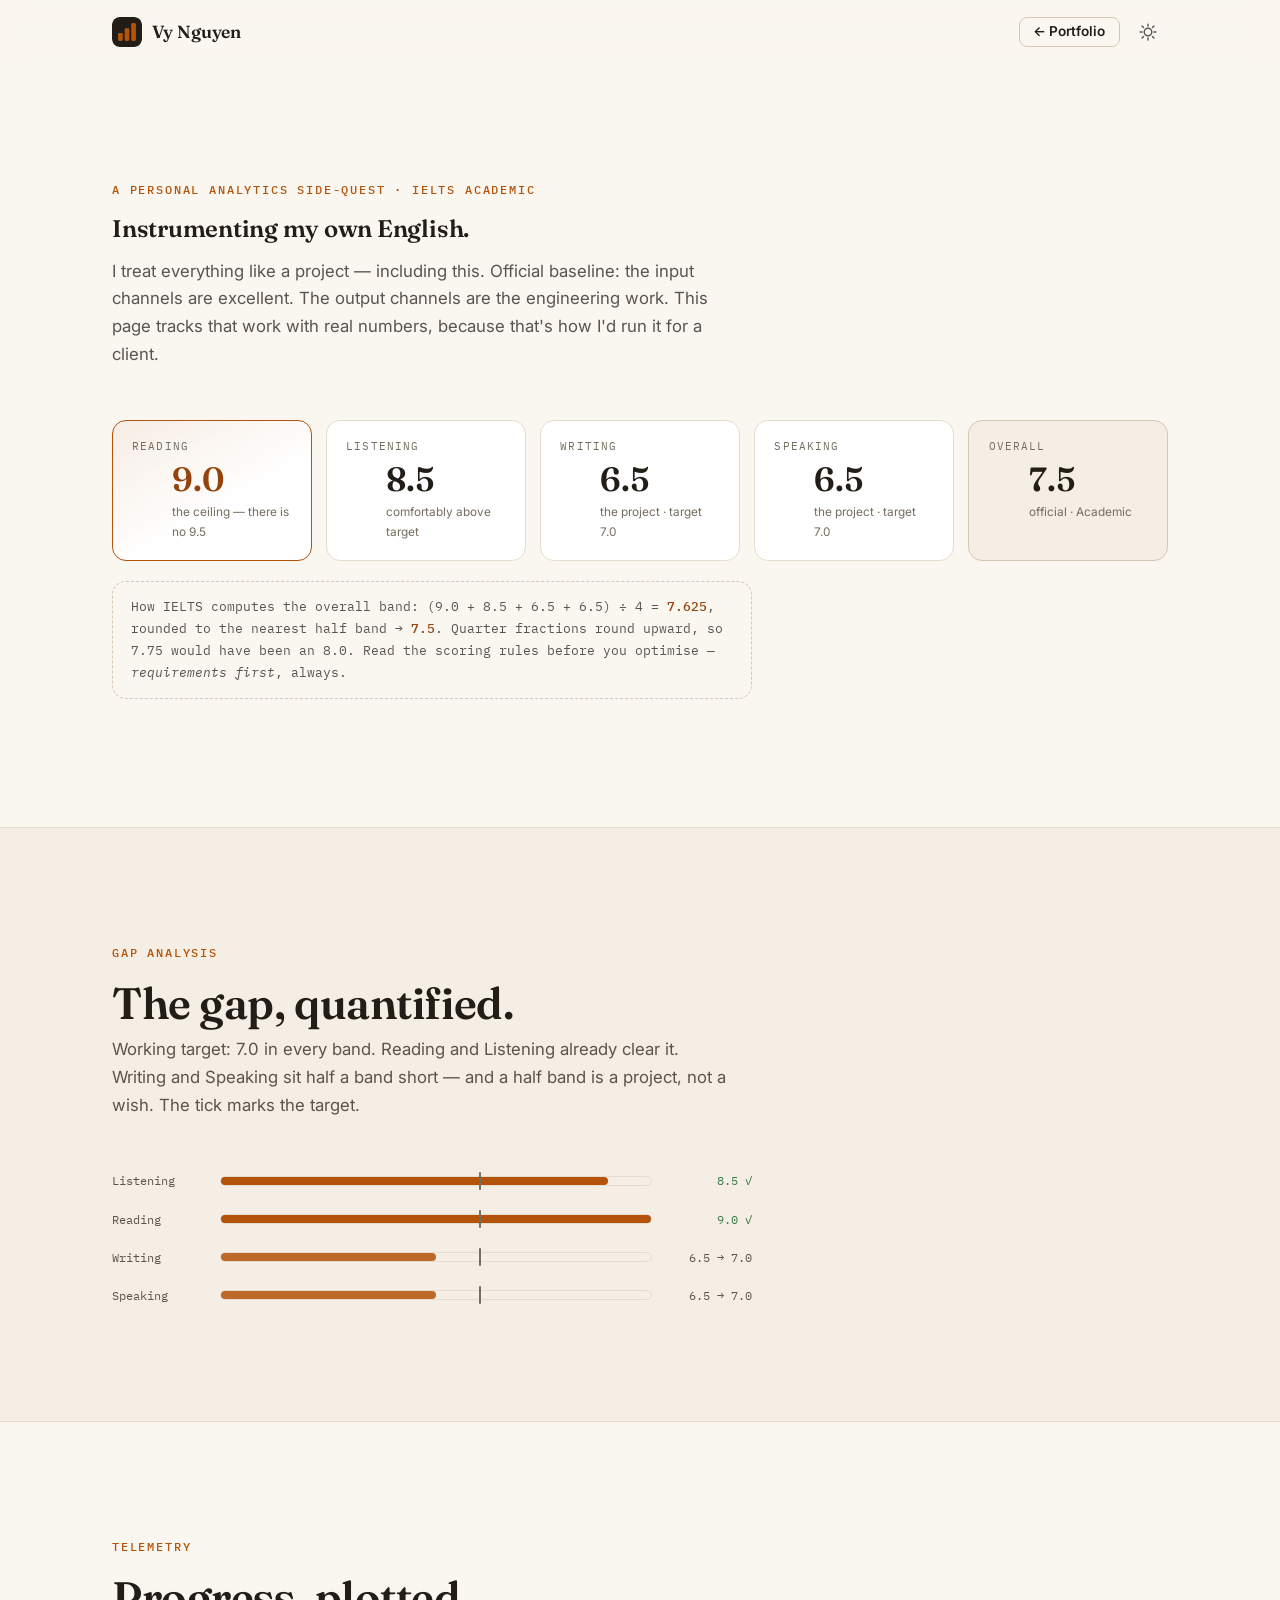
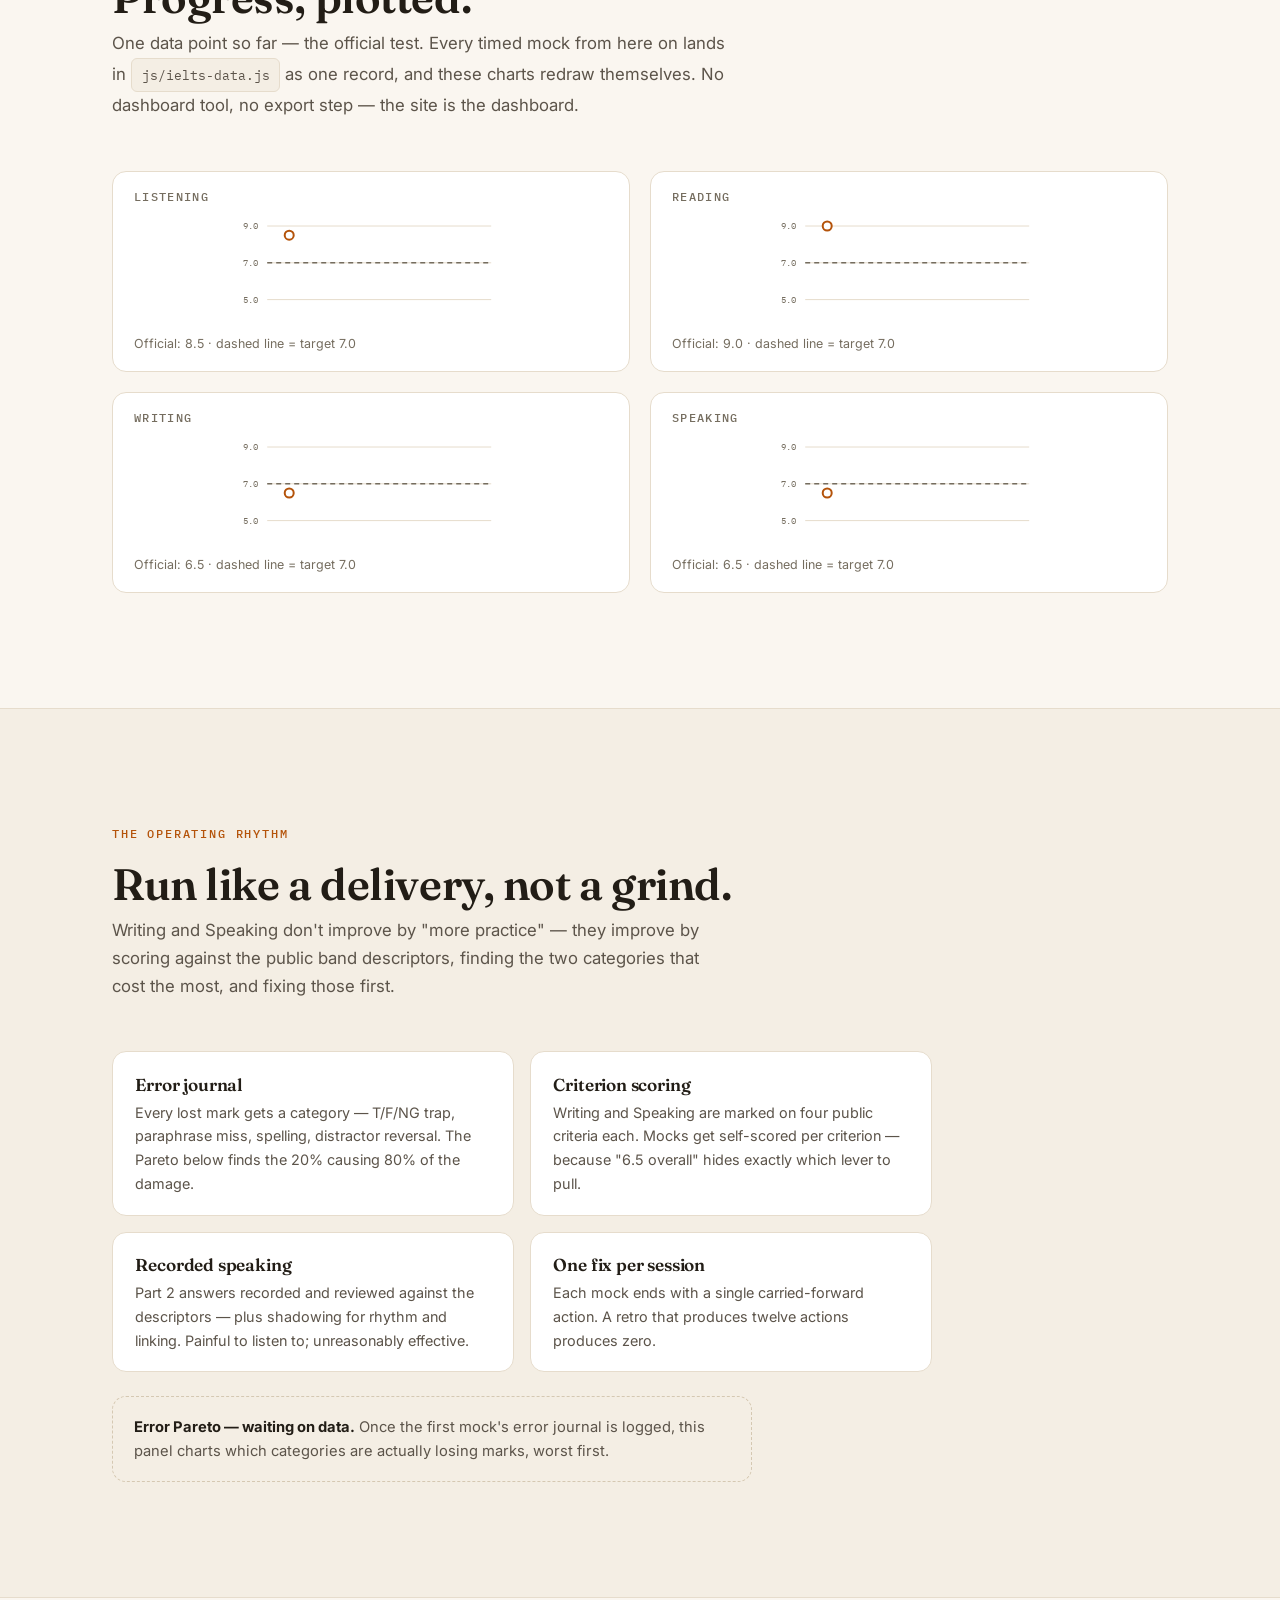
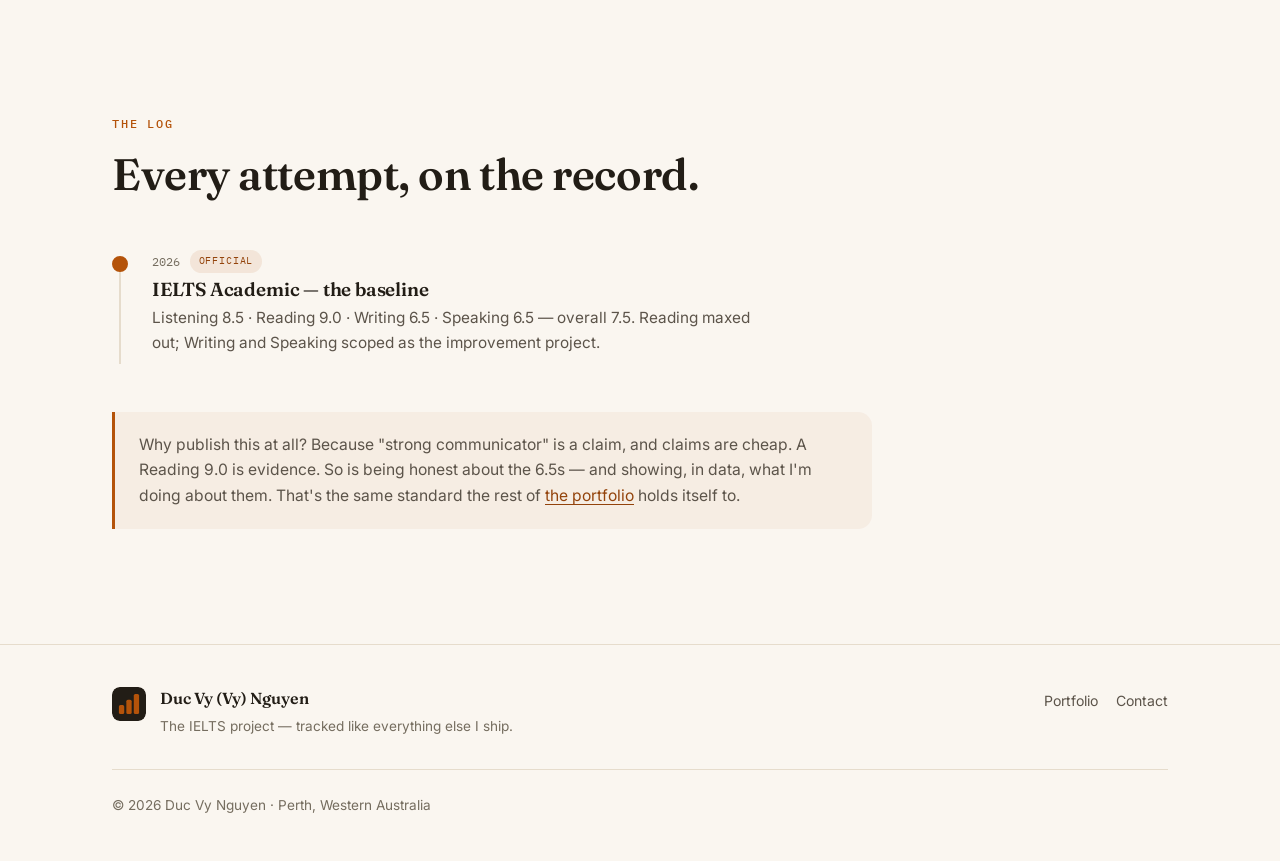
<file: ielts.html>
<!DOCTYPE html>
<html lang="en-AU" data-theme="light">
<head>
  <meta charset="UTF-8">
  <meta name="viewport" content="width=device-width, initial-scale=1">

  <title>The IELTS Project — Vy Nguyen</title>
  <meta name="description" content="An engineer instruments his own English: official IELTS Academic baseline, per-skill targets, error taxonomy and timed-mock tracking.">
  <!-- Unlisted for now: not in the site nav, not indexed. Remove this tag when the target bands land. -->
  <meta name="robots" content="noindex">

  <link rel="icon" href="assets/favicon.svg" type="image/svg+xml">
  <link rel="icon" href="assets/favicon-32.png" sizes="32x32" type="image/png">
  <link rel="apple-touch-icon" href="assets/apple-touch-icon.png">

  <link rel="preconnect" href="https://fonts.googleapis.com">
  <link rel="preconnect" href="https://fonts.gstatic.com" crossorigin>
  <link href="https://fonts.googleapis.com/css2?family=Fraunces:opsz,wght@9..144,500;9..144,600&family=IBM+Plex+Mono:wght@400;500&family=Inter:wght@400;500;600&display=swap" rel="stylesheet">

  <script>
    (function () {
      document.documentElement.classList.add('js');
      try {
        var saved = localStorage.getItem('vn-theme');
        var dark = saved ? saved === 'dark' : matchMedia('(prefers-color-scheme: dark)').matches;
        document.documentElement.dataset.theme = dark ? 'dark' : 'light';
      } catch (e) { /* default stays light */ }
    })();
  </script>

  <link rel="stylesheet" href="css/styles.css">
</head>

<body>
  <a class="skip-link" href="#main">Skip to content</a>

  <header class="site-header">
    <div class="scroll-progress" aria-hidden="true"><span id="scroll-progress-bar"></span></div>
    <nav class="nav container" aria-label="Primary">
      <a class="brand" href="/" aria-label="Vy Nguyen — back to the portfolio">
        <svg class="brand-mark" viewBox="0 0 64 64" aria-hidden="true" focusable="false">
          <rect width="64" height="64" rx="14" class="brand-bg"/>
          <rect x="13" y="34" width="10" height="17" rx="3" class="brand-bar"/>
          <rect x="27" y="24" width="10" height="27" rx="3" class="brand-bar"/>
          <rect x="41" y="13" width="10" height="38" rx="3" class="brand-bar"/>
        </svg>
        <span class="brand-name">Vy Nguyen</span>
      </a>
      <div class="nav-actions">
        <a class="btn btn-outline btn-small ielts-back" href="/">← Portfolio</a>
        <button class="theme-toggle" id="theme-toggle" type="button" aria-label="Switch to dark mode" aria-pressed="false">
          <svg class="icon-sun" viewBox="0 0 24 24" aria-hidden="true" focusable="false"><circle cx="12" cy="12" r="4.5"/><path d="M12 2.5v2.4M12 19.1v2.4M2.5 12h2.4M19.1 12h2.4M4.9 4.9l1.7 1.7M17.4 17.4l1.7 1.7M19.1 4.9l-1.7 1.7M6.6 17.4l-1.7 1.7"/></svg>
          <svg class="icon-moon" viewBox="0 0 24 24" aria-hidden="true" focusable="false"><path d="M20.4 14.2A8.5 8.5 0 0 1 9.8 3.6a8.5 8.5 0 1 0 10.6 10.6Z"/></svg>
        </button>
      </div>
    </nav>
  </header>

  <main id="main">

    <!-- ============================== BASELINE ============================== -->
    <section class="section" aria-labelledby="ielts-title">
      <div class="container">
        <header class="section-head reveal">
          <p class="eyebrow">A personal analytics side-quest · IELTS Academic</p>
          <h1 id="ielts-title">Instrumenting my own English.</h1>
          <p class="section-sub">I treat everything like a project — including this. Official baseline: the input channels are excellent. The output channels are the engineering work. This page tracks that work with real numbers, because that's how I'd run it for a client.</p>
        </header>

        <dl class="band-tiles reveal">
          <div class="band-tile band-tile--hi">
            <dt class="band-tile-skill">Reading</dt>
            <dd class="band-tile-score">9.0</dd>
            <dd class="band-tile-note">the ceiling — there is no 9.5</dd>
          </div>
          <div class="band-tile">
            <dt class="band-tile-skill">Listening</dt>
            <dd class="band-tile-score">8.5</dd>
            <dd class="band-tile-note">comfortably above target</dd>
          </div>
          <div class="band-tile">
            <dt class="band-tile-skill">Writing</dt>
            <dd class="band-tile-score">6.5</dd>
            <dd class="band-tile-note">the project · target 7.0</dd>
          </div>
          <div class="band-tile">
            <dt class="band-tile-skill">Speaking</dt>
            <dd class="band-tile-score">6.5</dd>
            <dd class="band-tile-note">the project · target 7.0</dd>
          </div>
          <div class="band-tile band-tile--overall">
            <dt class="band-tile-skill">Overall</dt>
            <dd class="band-tile-score" id="overall-band">7.5</dd>
            <dd class="band-tile-note">official · Academic</dd>
          </div>
        </dl>

        <p class="band-math reveal">How IELTS computes the overall band: (9.0 + 8.5 + 6.5 + 6.5) ÷ 4 = <strong>7.625</strong>, rounded to the nearest half band → <strong>7.5</strong>. Quarter fractions round upward, so 7.75 would have been an 8.0. Read the scoring rules before you optimise — <em>requirements first</em>, always.</p>
      </div>
    </section>

    <!-- ============================== THE GAP ============================== -->
    <section class="section section--alt" aria-labelledby="gap-title">
      <div class="container">
        <header class="section-head reveal">
          <p class="eyebrow">Gap analysis</p>
          <h2 id="gap-title">The gap, quantified.</h2>
          <p class="section-sub">Working target: 7.0 in every band. Reading and Listening already clear it. Writing and Speaking sit half a band short — and a half band is a project, not a wish. The tick marks the target.</p>
        </header>
        <div class="gap-list reveal" id="gap-list"><!-- rendered from js/ielts-data.js --></div>
      </div>
    </section>

    <!-- ============================== PROGRESS ============================== -->
    <section class="section" aria-labelledby="progress-title">
      <div class="container">
        <header class="section-head reveal">
          <p class="eyebrow">Telemetry</p>
          <h2 id="progress-title">Progress, plotted.</h2>
          <p class="section-sub">One data point so far — the official test. Every timed mock from here on lands in <span class="cred-mono" style="font-size:0.78rem">js/ielts-data.js</span> as one record, and these charts redraw themselves. No dashboard tool, no export step — the site is the dashboard.</p>
        </header>
        <div class="bandcharts" id="bandcharts"><!-- small multiples rendered per skill --></div>
      </div>
    </section>

    <!-- ============================== METHOD ============================== -->
    <section class="section section--alt" aria-labelledby="method-title">
      <div class="container">
        <header class="section-head reveal">
          <p class="eyebrow">The operating rhythm</p>
          <h2 id="method-title">Run like a delivery, not a grind.</h2>
          <p class="section-sub">Writing and Speaking don't improve by "more practice" — they improve by scoring against the public band descriptors, finding the two categories that cost the most, and fixing those first.</p>
        </header>

        <div class="about-cards" style="max-width:820px">
          <article class="strength-card reveal">
            <h3>Error journal</h3>
            <p>Every lost mark gets a category — T/F/NG trap, paraphrase miss, spelling, distractor reversal. The Pareto below finds the 20% causing 80% of the damage.</p>
          </article>
          <article class="strength-card reveal">
            <h3>Criterion scoring</h3>
            <p>Writing and Speaking are marked on four public criteria each. Mocks get self-scored per criterion — because "6.5 overall" hides exactly which lever to pull.</p>
          </article>
          <article class="strength-card reveal">
            <h3>Recorded speaking</h3>
            <p>Part 2 answers recorded and reviewed against the descriptors — plus shadowing for rhythm and linking. Painful to listen to; unreasonably effective.</p>
          </article>
          <article class="strength-card reveal">
            <h3>One fix per session</h3>
            <p>Each mock ends with a single carried-forward action. A retro that produces twelve actions produces zero.</p>
          </article>
        </div>

        <div style="height:1.5rem"></div>

        <div id="pareto-block">
          <div class="empty-note reveal" id="pareto-empty">
            <strong>Error Pareto — waiting on data.</strong> Once the first mock's error journal is logged, this panel charts which categories are actually losing marks, worst first.
          </div>
        </div>
      </div>
    </section>

    <!-- ============================== LOG ============================== -->
    <section class="section" aria-labelledby="log-title">
      <div class="container">
        <header class="section-head reveal">
          <p class="eyebrow">The log</p>
          <h2 id="log-title">Every attempt, on the record.</h2>
        </header>

        <ol class="timeline" id="ielts-log">
          <li class="tl-item reveal" data-kind="milestone">
            <div class="tl-marker" aria-hidden="true"></div>
            <div class="tl-content">
              <div class="tl-meta"><span class="tl-date">2026</span><span class="tl-tag tl-tag--accent">Official</span></div>
              <h3>IELTS Academic — the baseline</h3>
              <p>Listening 8.5 · Reading 9.0 · Writing 6.5 · Speaking 6.5 — overall 7.5. Reading maxed out; Writing and Speaking scoped as the improvement project.</p>
            </div>
          </li>
        </ol>

        <aside class="tl-aside reveal">
          <p>Why publish this at all? Because "strong communicator" is a claim, and claims are cheap. A Reading 9.0 is evidence. So is being honest about the 6.5s — and showing, in data, what I'm doing about them. That's the same standard the rest of <a href="/">the portfolio</a> holds itself to.</p>
        </aside>
      </div>
    </section>
  </main>

  <footer class="site-footer">
    <div class="container footer-grid">
      <div class="footer-brand">
        <svg class="brand-mark" viewBox="0 0 64 64" aria-hidden="true" focusable="false">
          <rect width="64" height="64" rx="14" class="brand-bg"/>
          <rect x="13" y="34" width="10" height="17" rx="3" class="brand-bar"/>
          <rect x="27" y="24" width="10" height="27" rx="3" class="brand-bar"/>
          <rect x="41" y="13" width="10" height="38" rx="3" class="brand-bar"/>
        </svg>
        <div>
          <p class="footer-name">Duc Vy (Vy) Nguyen</p>
          <p class="footer-tag">The IELTS project — tracked like everything else I ship.</p>
        </div>
      </div>
      <nav class="footer-nav" aria-label="Footer">
        <a href="/">Portfolio</a>
        <a href="/#contact">Contact</a>
      </nav>
      <div class="footer-end">
        <p>© 2026 Duc Vy Nguyen · Perth, Western Australia</p>
      </div>
    </div>
  </footer>

  <script src="js/main.js" defer></script>
  <script src="js/ielts-data.js" defer></script>
  <script src="js/ielts.js" defer></script>
</body>
</html>
</file>
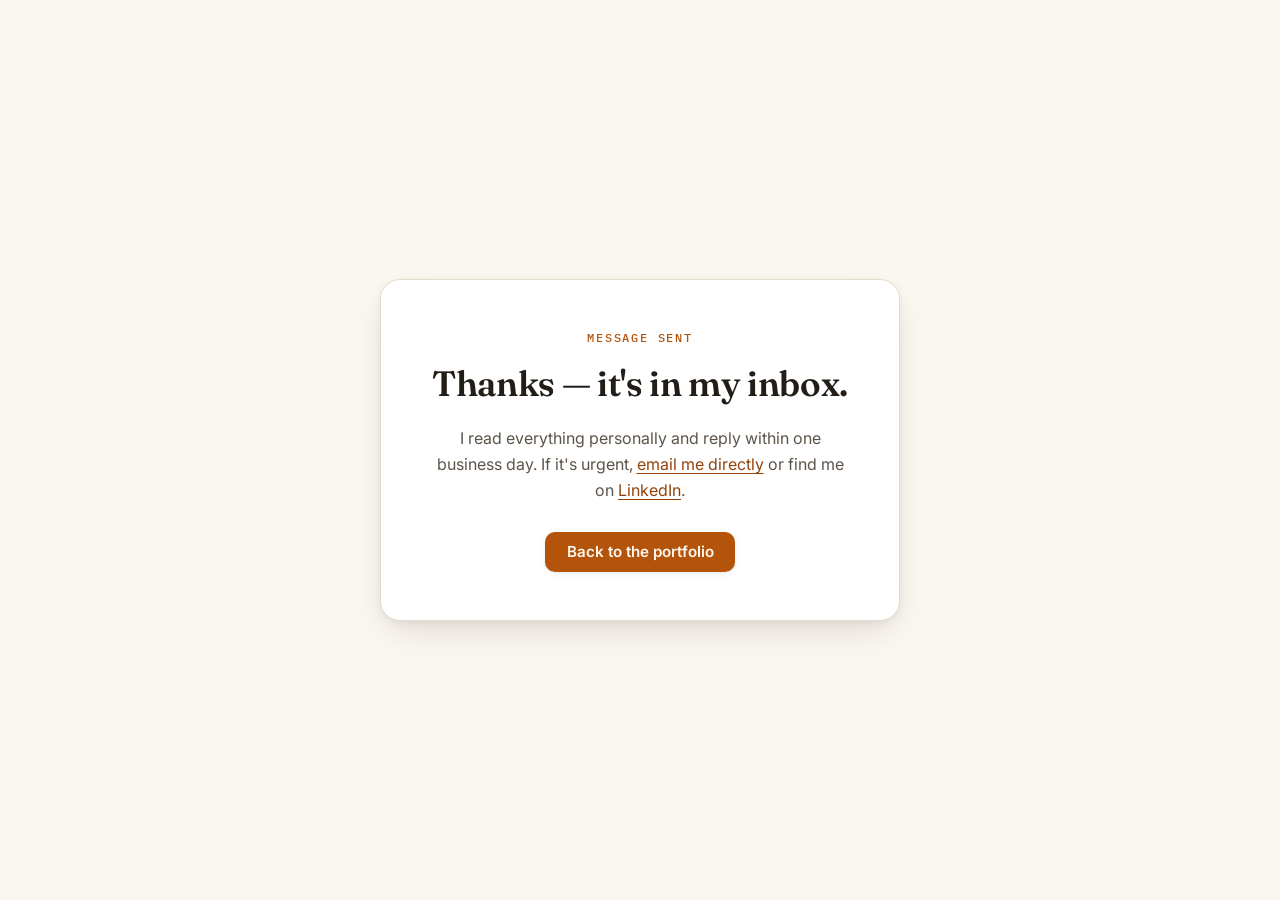
<file: thanks.html>
<!DOCTYPE html>
<html lang="en-AU" data-theme="light">
<head>
  <meta charset="UTF-8">
  <meta name="viewport" content="width=device-width, initial-scale=1">
  <title>Message sent — Vy Nguyen</title>
  <meta name="robots" content="noindex">
  <link rel="icon" href="assets/favicon.svg" type="image/svg+xml">
  <link rel="icon" href="assets/favicon-32.png" sizes="32x32" type="image/png">
  <link rel="preconnect" href="https://fonts.googleapis.com">
  <link rel="preconnect" href="https://fonts.gstatic.com" crossorigin>
  <link href="https://fonts.googleapis.com/css2?family=Fraunces:opsz,wght@9..144,500;9..144,600&family=IBM+Plex+Mono:wght@400;500&family=Inter:wght@400;500;600&display=swap" rel="stylesheet">
  <script>
    (function () {
      document.documentElement.classList.add('js');
      try {
        var saved = localStorage.getItem('vn-theme');
        var dark = saved ? saved === 'dark' : matchMedia('(prefers-color-scheme: dark)').matches;
        document.documentElement.dataset.theme = dark ? 'dark' : 'light';
      } catch (e) { /* default stays light */ }
    })();
  </script>
  <link rel="stylesheet" href="css/styles.css">
</head>
<body>
  <main class="standalone">
    <div class="standalone-card">
      <p class="eyebrow">Message sent</p>
      <h1 class="standalone-title">Thanks — it's in my inbox.</h1>
      <p class="standalone-text">I read everything personally and reply within one business day. If it's urgent, <a href="mailto:tonynguyen1996.jb@gmail.com">email me directly</a> or find me on <a href="https://www.linkedin.com/in/vynguyen1996/" rel="noopener">LinkedIn</a>.</p>
      <a class="btn btn-primary" href="/">Back to the portfolio</a>
    </div>
  </main>
</body>
</html>
</file>
<file: css/styles.css>
/* ==========================================================================
   Vy Nguyen — portfolio
   Hand-written design system. Structure:
     1. Tokens (light + dark)
     2. Base & typography
     3. Utilities
     4. Header & nav
     5. Hero (copy, pipeline, deck, stats)
     6. Sections & shared blocks
     7. About
     8. Projects & filters
     9. Skills
    10. Timeline
    11. Credentials
    12. Contact & form
    13. Footer
    14. Case-study dialog
    15. Toast, standalone page
    16. Motion & reduced-motion
   ========================================================================== */

/* ------------------------------ 1. TOKENS ------------------------------ */
:root {
  /* palette — "iron ore & ink": warm paper neutrals + ochre accent */
  --bg: #FAF6F0;
  --bg-alt: #F4EEE4;
  --surface: #FFFFFF;
  --surface-2: #FFFDF9;
  --ink: #221D16;
  --ink-2: #5C544A;
  --ink-3: #756D5F; /* 4.7:1 on --bg — keeps small labels WCAG AA */
  --line: #E6DCCC;
  --line-strong: #D5C8B2;

  --accent: #B4530A;
  --accent-strong: #93430B;
  --accent-soft: rgba(180, 83, 10, 0.10);
  --accent-softer: rgba(180, 83, 10, 0.055);
  --on-accent: #FFF8F0;
  --ok: #3D7A48;
  --danger: #B3261E;

  --dot: rgba(140, 110, 70, 0.16);

  --shadow-sm: 0 1px 2px rgba(46, 32, 18, 0.05), 0 2px 8px rgba(46, 32, 18, 0.05);
  --shadow-md: 0 2px 6px rgba(46, 32, 18, 0.06), 0 14px 34px -10px rgba(46, 32, 18, 0.16);
  --shadow-lg: 0 4px 10px rgba(46, 32, 18, 0.07), 0 28px 60px -18px rgba(46, 32, 18, 0.28);

  /* type */
  --font-display: "Fraunces", Georgia, "Times New Roman", serif;
  --font-body: "Inter", system-ui, -apple-system, "Segoe UI", sans-serif;
  --font-mono: "IBM Plex Mono", Consolas, "SF Mono", monospace;

  /* layout */
  --container: 1120px;
  --gutter: clamp(1.25rem, 4vw, 2rem);
  --section-pad: clamp(4.5rem, 9vw, 7.5rem);
  --header-h: 64px;

  --r-sm: 8px;
  --r-md: 14px;
  --r-lg: 20px;

  --ease: cubic-bezier(0.22, 0.7, 0.3, 1);

  color-scheme: light;
}

:root[data-theme="dark"] {
  --bg: #171310;
  --bg-alt: #1D1813;
  --surface: #221C15;
  --surface-2: #29221A;
  --ink: #EFE7DA;
  --ink-2: #B5A991;
  --ink-3: #948871; /* 5.2:1 on dark --bg — keeps small labels WCAG AA */
  --line: #352C21;
  --line-strong: #4A3E2E;

  --accent: #E08A3C;
  --accent-strong: #EDA45F;
  --accent-soft: rgba(224, 138, 60, 0.14);
  --accent-softer: rgba(224, 138, 60, 0.07);
  --on-accent: #241505;
  --ok: #7FB889;
  --danger: #E6867F;

  --dot: rgba(224, 138, 60, 0.10);

  --shadow-sm: 0 1px 2px rgba(0, 0, 0, 0.25), 0 2px 8px rgba(0, 0, 0, 0.2);
  --shadow-md: 0 2px 6px rgba(0, 0, 0, 0.3), 0 14px 34px -10px rgba(0, 0, 0, 0.45);
  --shadow-lg: 0 4px 10px rgba(0, 0, 0, 0.32), 0 28px 60px -18px rgba(0, 0, 0, 0.6);

  color-scheme: dark;
}

/* ------------------------------ 2. BASE ------------------------------ */
*,
*::before,
*::after { box-sizing: border-box; }

html {
  -webkit-text-size-adjust: 100%;
}
@media (prefers-reduced-motion: no-preference) {
  html { scroll-behavior: smooth; }
}

body {
  margin: 0;
  font-family: var(--font-body);
  font-size: 1rem;
  line-height: 1.65;
  color: var(--ink);
  background: var(--bg);
  -webkit-font-smoothing: antialiased;
  transition: background-color 0.35s var(--ease), color 0.35s var(--ease);
}

h1, h2, h3 {
  font-family: var(--font-display);
  font-weight: 600;
  line-height: 1.12;
  letter-spacing: -0.01em;
  color: var(--ink);
  margin: 0 0 0.6em;
  text-wrap: balance;
}
h2 { font-size: clamp(1.9rem, 2.6vw + 1rem, 2.75rem); }
h3 { font-size: 1.3rem; }

p { margin: 0 0 1em; }

a { color: var(--accent-strong); text-decoration-thickness: 1px; text-underline-offset: 3px; }
a:hover { color: var(--accent); }

img, svg { max-width: 100%; display: block; }

button {
  font: inherit;
  color: inherit;
  background: none;
  border: none;
  padding: 0;
  cursor: pointer;
}

::selection { background: var(--accent); color: var(--on-accent); }

:focus-visible {
  outline: 2px solid var(--accent);
  outline-offset: 3px;
  border-radius: 4px;
}

section[id] { scroll-margin-top: calc(var(--header-h) + 16px); }

/* ------------------------------ 3. UTILITIES ------------------------------ */
.container {
  max-width: var(--container);
  margin-inline: auto;
  padding-inline: var(--gutter);
}

.visually-hidden {
  position: absolute !important;
  width: 1px; height: 1px;
  margin: -1px; padding: 0;
  overflow: hidden;
  clip: rect(0 0 0 0);
  white-space: nowrap;
  border: 0;
}

.skip-link {
  position: fixed;
  top: 12px; left: 12px;
  z-index: 200;
  padding: 0.6rem 1rem;
  background: var(--ink);
  color: var(--bg);
  border-radius: var(--r-sm);
  font-weight: 600;
  text-decoration: none;
  transform: translateY(-64px);
  opacity: 0;
  transition: transform 0.25s var(--ease), opacity 0.25s var(--ease);
}
.skip-link:focus-visible {
  transform: none;
  opacity: 1;
  color: var(--bg);
}

.eyebrow {
  font-family: var(--font-mono);
  font-size: 0.76rem;
  font-weight: 500;
  letter-spacing: 0.15em;
  text-transform: uppercase;
  color: var(--accent);
  margin: 0 0 1rem;
}

/* ------------------------------ BUTTONS ------------------------------ */
.btn {
  display: inline-flex;
  align-items: center;
  gap: 0.5rem;
  padding: 0.72rem 1.3rem;
  border-radius: 10px;
  font-weight: 600;
  font-size: 0.95rem;
  line-height: 1;
  text-decoration: none;
  border: 1px solid transparent;
  transition: background-color 0.2s var(--ease), border-color 0.2s var(--ease),
              color 0.2s var(--ease), transform 0.2s var(--ease), box-shadow 0.2s var(--ease);
}
.btn svg { width: 18px; height: 18px; fill: none; stroke: currentColor; stroke-width: 1.9; stroke-linecap: round; stroke-linejoin: round; flex: none; }
.btn:active { transform: scale(0.98); }

.btn-primary {
  background: var(--accent);
  color: var(--on-accent);
  box-shadow: var(--shadow-sm);
}
.btn-primary:hover {
  background: var(--accent-strong);
  color: var(--on-accent);
  transform: translateY(-1px);
  box-shadow: var(--shadow-md);
}

.btn-ghost {
  background: var(--surface);
  border-color: var(--line);
  color: var(--ink);
}
.btn-ghost:hover {
  border-color: var(--accent);
  color: var(--accent-strong);
  background: var(--accent-softer);
  transform: translateY(-1px);
}

.btn-outline {
  border-color: var(--line-strong);
  color: var(--ink);
  background: transparent;
}
.btn-outline:hover { border-color: var(--accent); color: var(--accent-strong); background: var(--accent-softer); }

.btn-small { padding: 0.45rem 0.85rem; font-size: 0.85rem; border-radius: 8px; }

.btn-text {
  color: var(--accent-strong);
  font-weight: 600;
  font-size: 0.95rem;
  display: inline-flex;
  align-items: center;
  gap: 0.45rem;
}
.btn-text svg { width: 18px; height: 18px; fill: none; stroke: currentColor; stroke-width: 1.9; stroke-linecap: round; stroke-linejoin: round; transition: transform 0.2s var(--ease); }
.btn-text:hover svg { transform: translateX(4px); }

.icon-link {
  display: inline-grid;
  place-items: center;
  width: 40px; height: 40px;
  border-radius: 10px;
  color: var(--ink-2);
  border: 1px solid transparent;
  transition: color 0.2s var(--ease), border-color 0.2s var(--ease), background-color 0.2s var(--ease), transform 0.2s var(--ease);
}
.icon-link svg { width: 20px; height: 20px; fill: none; stroke: currentColor; stroke-width: 1.7; stroke-linecap: round; stroke-linejoin: round; }
.icon-link:hover { color: var(--accent-strong); border-color: var(--line); background: var(--surface); transform: translateY(-2px); }

/* ------------------------------ 4. HEADER ------------------------------ */
.site-header {
  position: sticky;
  top: 0;
  z-index: 100;
  background: color-mix(in srgb, var(--bg) 82%, transparent);
  -webkit-backdrop-filter: blur(12px);
  backdrop-filter: blur(12px);
  border-bottom: 1px solid transparent;
  transition: border-color 0.3s var(--ease), background-color 0.35s var(--ease);
}
.site-header.is-scrolled { border-bottom-color: var(--line); }

.scroll-progress {
  position: absolute;
  top: 0; left: 0; right: 0;
  height: 2px;
  pointer-events: none;
}
.scroll-progress span {
  display: block;
  height: 100%;
  width: 100%;
  background: var(--accent);
  transform: scaleX(0);
  transform-origin: left;
}

.nav {
  display: flex;
  align-items: center;
  justify-content: space-between;
  gap: 1rem;
  height: var(--header-h);
}

.brand {
  display: inline-flex;
  align-items: center;
  gap: 0.6rem;
  text-decoration: none;
  color: var(--ink);
  font-weight: 600;
}
.brand-mark { width: 30px; height: 30px; border-radius: 8px; }
.brand-bg { fill: var(--ink); transition: fill 0.35s var(--ease); }
.brand-bar { fill: var(--accent); }
.brand-name { font-family: var(--font-display); font-size: 1.1rem; letter-spacing: -0.01em; }

.nav-links {
  display: flex;
  align-items: center;
  gap: 0.25rem;
  list-style: none;
  margin: 0;
  padding: 0;
}
.nav-link {
  display: inline-block;
  padding: 0.5rem 0.75rem;
  font-size: 0.92rem;
  font-weight: 500;
  color: var(--ink-2);
  text-decoration: none;
  border-radius: 8px;
  white-space: nowrap;
  transition: color 0.2s var(--ease), background-color 0.2s var(--ease);
}
.nav .btn { white-space: nowrap; }

/* compact nav band: keep the full menu alive on small laptops */
@media (max-width: 1000px) and (min-width: 921px) {
  .nav-link { padding: 0.5rem 0.55rem; font-size: 0.9rem; }
  .nav-cv-item { margin-left: 0.25rem; }
}
.nav-link:hover { color: var(--ink); background: var(--accent-softer); }
.nav-link.is-active { color: var(--accent-strong); }
.nav-link.is-active:hover { color: var(--accent-strong); }
.nav-cv-item { margin-left: 0.5rem; }

.nav-actions { display: flex; align-items: center; gap: 0.5rem; }

.theme-toggle {
  position: relative;
  display: grid;
  place-items: center;
  width: 40px; height: 40px;
  border-radius: 10px;
  color: var(--ink-2);
  border: 1px solid transparent;
  transition: color 0.2s var(--ease), border-color 0.2s var(--ease), background-color 0.2s var(--ease);
}
.theme-toggle:hover { color: var(--accent-strong); border-color: var(--line); background: var(--surface); }
.theme-toggle svg {
  grid-area: 1 / 1;
  width: 20px; height: 20px;
  fill: none; stroke: currentColor; stroke-width: 1.7; stroke-linecap: round;
  transition: opacity 0.3s var(--ease), transform 0.45s var(--ease);
}
:root[data-theme="light"] .icon-moon { opacity: 0; transform: rotate(90deg) scale(0.6); }
:root[data-theme="light"] .icon-sun { opacity: 1; transform: none; }
:root[data-theme="dark"] .icon-sun { opacity: 0; transform: rotate(-90deg) scale(0.6); }
:root[data-theme="dark"] .icon-moon { opacity: 1; transform: none; }

.nav-burger {
  display: none;
  position: relative;
  width: 40px; height: 40px;
  border-radius: 10px;
  border: 1px solid transparent;
}
.nav-burger:hover { border-color: var(--line); background: var(--surface); }
.nav-burger span {
  position: absolute;
  left: 11px; right: 11px;
  height: 2px;
  border-radius: 2px;
  background: var(--ink);
  transition: transform 0.3s var(--ease), top 0.3s var(--ease);
}
.nav-burger span:first-child { top: 15px; }
.nav-burger span:last-child { top: 23px; }
.nav-burger[aria-expanded="true"] span:first-child { top: 19px; transform: rotate(45deg); }
.nav-burger[aria-expanded="true"] span:last-child { top: 19px; transform: rotate(-45deg); }

@media (max-width: 920px) {
  .nav-burger { display: block; }
  .nav-links {
    position: fixed;
    top: var(--header-h);
    left: 0; right: 0;
    z-index: 99;
    flex-direction: column;
    align-items: stretch;
    gap: 0.25rem;
    padding: 1rem var(--gutter) 1.5rem;
    background: var(--bg);
    border-bottom: 1px solid var(--line);
    box-shadow: var(--shadow-md);
    transform: translateY(-12px);
    opacity: 0;
    visibility: hidden;
    transition: transform 0.3s var(--ease), opacity 0.3s var(--ease), visibility 0.3s;
  }
  .nav-links.is-open { transform: none; opacity: 1; visibility: visible; }
  .nav-link { padding: 0.8rem 0.75rem; font-size: 1.05rem; }
  .nav-cv-item { margin: 0.5rem 0 0; }
  .nav-cv-item .btn { width: 100%; justify-content: center; padding: 0.8rem; font-size: 0.95rem; }
}

/* ------------------------------ 5. HERO ------------------------------ */
.hero {
  position: relative;
  padding-top: clamp(3.5rem, 8vw, 6.5rem);
  padding-bottom: clamp(2.5rem, 5vw, 4rem);
  overflow: hidden;
}

.hero-backdrop {
  position: absolute;
  inset: 0;
  background-image: radial-gradient(circle at 1px 1px, var(--dot) 1.2px, transparent 0);
  background-size: 30px 30px;
  -webkit-mask-image: radial-gradient(ellipse 90% 80% at 70% 20%, black 30%, transparent 75%);
  mask-image: radial-gradient(ellipse 90% 80% at 70% 20%, black 30%, transparent 75%);
  pointer-events: none;
}

.hero-grid {
  position: relative;
  display: grid;
  grid-template-columns: 1.08fr 0.92fr;
  gap: clamp(2rem, 5vw, 4rem);
  align-items: center;
}

.hero-title {
  font-size: clamp(2.6rem, 4.6vw + 1rem, 4.3rem);
  line-height: 1.04;
  margin-bottom: 1.25rem;
}
.hero-em {
  font-style: normal;
  color: var(--accent-strong);
  background: linear-gradient(transparent 68%, var(--accent-soft) 68%);
  border-radius: 2px;
  padding-inline: 0.05em;
}

.hero-lede {
  font-size: clamp(1.05rem, 1.1vw + 0.8rem, 1.2rem);
  color: var(--ink-2);
  max-width: 54ch;
  margin-bottom: 1.75rem;
}

/* pipeline */
.pipeline { margin-bottom: 2rem; }
.pipe-steps {
  display: flex;
  flex-wrap: wrap;
  align-items: center;
  gap: 0.4rem 0.3rem;
}
.pipe-arrow { color: var(--ink-3); font-size: 0.85rem; user-select: none; }
.pipe-step {
  position: relative;
  padding: 0.42rem 0.8rem;
  border: 1px solid var(--line);
  border-radius: 999px;
  background: var(--surface);
  transition: border-color 0.25s var(--ease), background-color 0.25s var(--ease),
              color 0.25s var(--ease), box-shadow 0.25s var(--ease);
}
.pipe-label {
  font-family: var(--font-mono);
  font-size: 0.8rem;
  font-weight: 500;
  color: var(--ink-2);
  transition: color 0.25s var(--ease);
}
.pipe-step.is-lit,
.pipe-step:hover,
.pipe-step[aria-expanded="true"] {
  border-color: var(--accent);
  background: var(--accent-soft);
  box-shadow: 0 0 0 3px var(--accent-softer);
}
.pipe-step.is-lit .pipe-label,
.pipe-step:hover .pipe-label,
.pipe-step[aria-expanded="true"] .pipe-label { color: var(--accent-strong); }

.pipe-tip {
  position: absolute;
  top: calc(100% + 10px);
  left: 50%;
  transform: translateX(-50%) translateY(-4px);
  width: max-content;
  max-width: 250px;
  padding: 0.55rem 0.8rem;
  background: var(--ink);
  color: var(--bg);
  font-size: 0.8rem;
  line-height: 1.45;
  text-align: left;
  border-radius: 8px;
  box-shadow: var(--shadow-md);
  opacity: 0;
  visibility: hidden;
  z-index: 20;
  pointer-events: none;
  transition: opacity 0.2s var(--ease), transform 0.2s var(--ease), visibility 0.2s;
}
.pipe-step:hover .pipe-tip,
.pipe-step:focus-visible .pipe-tip,
.pipe-step[aria-expanded="true"] .pipe-tip {
  opacity: 1;
  visibility: visible;
  transform: translateX(-50%) translateY(0);
}
.pipe-step:first-child .pipe-tip { left: 0; transform: translateX(0) translateY(-4px); }
.pipe-step:first-child:hover .pipe-tip,
.pipe-step:first-child:focus-visible .pipe-tip,
.pipe-step:first-child[aria-expanded="true"] .pipe-tip { transform: translateX(0) translateY(0); }

.pipe-caption {
  margin: 0.8rem 0 0;
  font-size: 0.8rem;
  color: var(--ink-3);
}

.hero-cta {
  display: flex;
  flex-wrap: wrap;
  align-items: center;
  gap: 0.75rem;
}
.hero-social { display: flex; gap: 0.25rem; margin-left: 0.25rem; }

/* deck */
.hero-visual { position: relative; }
.deck {
  position: relative;
  height: clamp(360px, 40vw, 460px);
  perspective: 1200px;
}
.deck-card {
  position: absolute;
  width: min(330px, 88%);
  background: var(--surface);
  border: 1px solid var(--line);
  border-radius: var(--r-md);
  box-shadow: var(--shadow-lg);
  padding: 1.1rem 1.2rem 1.2rem;
  transition: background-color 0.35s var(--ease), border-color 0.35s var(--ease);
  will-change: transform;
}
.deck-card--req { top: 2%; left: 0; rotate: -5deg; z-index: 1; }
.deck-card--sql { top: 18%; right: 0; rotate: 3.5deg; z-index: 2; }
.deck-card--dash { bottom: 0; left: 10%; rotate: -1.5deg; z-index: 3; }

.deck-head {
  display: flex;
  align-items: center;
  gap: 0.5rem;
  font-family: var(--font-mono);
  font-size: 0.72rem;
  color: var(--ink-3);
  margin-bottom: 0.8rem;
}
.deck-dot { width: 8px; height: 8px; border-radius: 50%; background: var(--accent); flex: none; }

.deck-req {
  list-style: none;
  margin: 0;
  padding: 0;
  display: grid;
  gap: 0.45rem;
}
.deck-req li {
  display: flex;
  align-items: center;
  gap: 0.5rem;
  font-size: 0.82rem;
  color: var(--ink-2);
}
.req-id {
  font-family: var(--font-mono);
  font-size: 0.68rem;
  font-weight: 500;
  color: var(--accent-strong);
  background: var(--accent-soft);
  padding: 0.1rem 0.4rem;
  border-radius: 5px;
}
.req-tick { margin-left: auto; color: var(--ok); font-weight: 600; }

.deck-chip {
  margin-top: 0.9rem;
  display: inline-block;
  font-family: var(--font-mono);
  font-size: 0.68rem;
  color: var(--ink-3);
  border: 1px dashed var(--line-strong);
  border-radius: 999px;
  padding: 0.25rem 0.6rem;
}

.deck-code {
  margin: 0;
  font-family: var(--font-mono);
  font-size: 0.78rem;
  line-height: 1.6;
  color: var(--ink-2);
  overflow: hidden;
}
.deck-code .c { color: var(--ink-3); }

/* deck idle float */
@media (prefers-reduced-motion: no-preference) {
  .deck-card--req { animation: float-a 7s ease-in-out infinite; }
  .deck-card--sql { animation: float-b 8.5s ease-in-out infinite; }
  .deck-card--dash { animation: float-c 7.6s ease-in-out infinite; }
}
@keyframes float-a { 0%, 100% { translate: 0 0; } 50% { translate: 0 -8px; } }
@keyframes float-b { 0%, 100% { translate: 0 0; } 50% { translate: 0 -12px; } }
@keyframes float-c { 0%, 100% { translate: 0 0; } 50% { translate: 0 -6px; } }

/* hero stats */
.hero-stats {
  display: grid;
  grid-template-columns: repeat(4, 1fr);
  gap: 1.5rem;
  margin: clamp(2.5rem, 5vw, 4rem) 0 0;
  padding: 1.75rem 0 0;
  border-top: 1px solid var(--line);
}
.stat { display: flex; flex-direction: column-reverse; gap: 0.2rem; }
.stat-num {
  font-family: var(--font-display);
  font-size: clamp(1.9rem, 2.4vw + 0.8rem, 2.7rem);
  font-weight: 600;
  line-height: 1;
  color: var(--ink);
  margin: 0;
  font-variant-numeric: tabular-nums;
}
.stat-label {
  font-family: var(--font-mono);
  font-size: 0.72rem;
  text-transform: uppercase;
  letter-spacing: 0.1em;
  color: var(--ink-3);
}

@media (max-width: 900px) {
  .hero-grid { grid-template-columns: 1fr; }
  .hero-visual { order: 2; max-width: 480px; }
  .deck { height: clamp(320px, 78vw, 420px); }
  .hero-stats { grid-template-columns: repeat(2, 1fr); }
}

/* ------------------------------ 6. SECTIONS ------------------------------ */
.section { padding-block: var(--section-pad); }
.section--alt {
  background: var(--bg-alt);
  border-block: 1px solid var(--line);
  transition: background-color 0.35s var(--ease);
}
.section--last { border-bottom: 0; }

.section-head { margin-bottom: clamp(2rem, 4vw, 3.25rem); max-width: 640px; }
.section-head h2 { margin-bottom: 0.5rem; }
.section-sub { color: var(--ink-2); font-size: 1.05rem; max-width: 56ch; margin: 0; }

.chip-list {
  list-style: none;
  margin: 0;
  padding: 0;
  display: flex;
  flex-wrap: wrap;
  gap: 0.45rem;
}
.chip-list li {
  font-size: 0.86rem;
  font-weight: 500;
  color: var(--ink-2);
  background: var(--surface);
  border: 1px solid var(--line);
  border-radius: 999px;
  padding: 0.32rem 0.75rem;
  transition: border-color 0.2s var(--ease), color 0.2s var(--ease);
}
.chip-list li:hover { border-color: var(--accent); color: var(--accent-strong); }

/* ------------------------------ 7. ABOUT ------------------------------ */
.about-grid {
  display: grid;
  grid-template-columns: 1.05fr 0.95fr;
  gap: clamp(2rem, 5vw, 4.5rem);
  align-items: start;
}
.about-story p:not(.about-now) {
  font-size: 1.06rem;
  color: var(--ink-2);
  margin-bottom: 1.25em;
}
.about-story p:first-child::first-line { color: var(--ink); }

.about-now {
  display: flex;
  align-items: baseline;
  gap: 0.6rem;
  font-size: 0.95rem;
  color: var(--ink-2);
  background: var(--surface);
  border: 1px solid var(--line);
  border-radius: var(--r-md);
  padding: 0.9rem 1.1rem;
  margin-top: 1.75rem;
}
.about-now strong { color: var(--ink); }
.now-dot {
  flex: none;
  width: 9px; height: 9px;
  border-radius: 50%;
  background: var(--ok);
  align-self: center;
}
@media (prefers-reduced-motion: no-preference) {
  .now-dot { animation: pulse 2.4s ease-in-out infinite; }
}
@keyframes pulse {
  0%, 100% { box-shadow: 0 0 0 0 rgba(61, 122, 72, 0.35); }
  50% { box-shadow: 0 0 0 6px rgba(61, 122, 72, 0); }
}

.about-cards {
  display: grid;
  grid-template-columns: 1fr 1fr;
  gap: 1rem;
}
.strength-card {
  position: relative;
  background: var(--surface);
  border: 1px solid var(--line);
  border-radius: var(--r-md);
  padding: 1.4rem 1.4rem 1.2rem;
  overflow: hidden;
  transition: transform 0.25s var(--ease), box-shadow 0.25s var(--ease), border-color 0.25s var(--ease);
}
.strength-card::before {
  content: "";
  position: absolute;
  top: 0; left: 0; right: 0;
  height: 3px;
  background: var(--accent);
  transform: scaleX(0);
  transform-origin: left;
  transition: transform 0.35s var(--ease);
}
.strength-card:hover {
  transform: translateY(-3px);
  box-shadow: var(--shadow-md);
  border-color: var(--line-strong);
}
.strength-card:hover::before { transform: scaleX(1); }
.strength-card h3 { font-size: 1.08rem; margin-bottom: 0.4rem; }
.strength-card p { font-size: 0.9rem; color: var(--ink-2); margin: 0; }

@media (max-width: 900px) {
  .about-grid { grid-template-columns: 1fr; }
}
@media (max-width: 560px) {
  .about-cards { grid-template-columns: 1fr; }
}

/* ------------------------------ 8. PROJECTS ------------------------------ */
.filter-bar {
  display: flex;
  flex-wrap: wrap;
  gap: 0.5rem;
  margin-bottom: 2rem;
}
.filter-chip {
  padding: 0.5rem 1.05rem;
  border: 1px solid var(--line);
  border-radius: 999px;
  background: var(--surface);
  font-size: 0.9rem;
  font-weight: 500;
  color: var(--ink-2);
  transition: border-color 0.2s var(--ease), background-color 0.2s var(--ease), color 0.2s var(--ease), transform 0.2s var(--ease);
}
.filter-chip:hover { border-color: var(--accent); color: var(--accent-strong); transform: translateY(-1px); }
.filter-chip.is-active {
  border-color: var(--accent);
  background: var(--accent-soft);
  color: var(--accent-strong);
}

.projects-grid {
  display: grid;
  grid-template-columns: 1fr 1fr;
  gap: 1.25rem;
}

.project-card {
  display: flex;
  flex-direction: column;
  background: var(--surface);
  border: 1px solid var(--line);
  border-radius: var(--r-lg);
  padding: clamp(1.4rem, 3vw, 2rem);
  transition: transform 0.28s var(--ease), box-shadow 0.28s var(--ease),
              border-color 0.28s var(--ease), opacity 0.24s var(--ease);
}
.project-card:hover {
  transform: translateY(-4px);
  box-shadow: var(--shadow-md);
  border-color: var(--line-strong);
}
.project-card--featured { grid-column: 1 / -1; }
.project-card.is-hiding { opacity: 0; transform: scale(0.98); }
.project-card.is-hidden { display: none; }

.project-tags { display: flex; flex-wrap: wrap; gap: 0.4rem; margin-bottom: 1rem; }
.tag {
  font-family: var(--font-mono);
  font-size: 0.68rem;
  font-weight: 500;
  letter-spacing: 0.06em;
  text-transform: uppercase;
  color: var(--ink-3);
  border: 1px solid var(--line);
  border-radius: 999px;
  padding: 0.22rem 0.6rem;
}
.tag--accent {
  color: var(--accent-strong);
  border-color: transparent;
  background: var(--accent-soft);
}

.project-title { font-size: clamp(1.4rem, 2vw, 1.8rem); margin-bottom: 0.2rem; }
.project-tagline {
  font-family: var(--font-mono);
  font-size: 0.82rem;
  color: var(--accent-strong);
  margin-bottom: 0.9rem;
}
.project-summary { color: var(--ink-2); max-width: 68ch; margin-bottom: 1.1rem; }
.project-card--featured .project-summary { font-size: 1.02rem; }

.metric-chips {
  list-style: none;
  display: flex;
  flex-wrap: wrap;
  gap: 0.4rem;
  margin: 0 0 1.4rem;
  padding: 0;
}
.metric-chips li {
  font-family: var(--font-mono);
  font-size: 0.74rem;
  font-weight: 500;
  color: var(--ink-2);
  background: var(--bg-alt);
  border: 1px solid var(--line);
  border-radius: 6px;
  padding: 0.24rem 0.55rem;
  font-variant-numeric: tabular-nums;
}

.project-actions {
  margin-top: auto;
  display: flex;
  align-items: center;
  justify-content: space-between;
  gap: 1rem;
}

.projects-more { margin: 2rem 0 0; color: var(--ink-2); font-size: 0.95rem; }

@media (max-width: 760px) {
  .projects-grid { grid-template-columns: 1fr; }
}

/* ------------------------------ 9. SKILLS ------------------------------ */
.skills-list {
  display: grid;
  gap: 0.75rem;
  max-width: 820px;
}
.skill-group {
  background: var(--surface);
  border: 1px solid var(--line);
  border-radius: var(--r-md);
  overflow: hidden;
  transition: border-color 0.25s var(--ease), box-shadow 0.25s var(--ease);
}
.skill-group:hover { border-color: var(--line-strong); }
.skill-group.is-open { border-color: var(--accent); box-shadow: var(--shadow-sm); }

.skill-head {
  display: grid;
  grid-template-columns: minmax(150px, 220px) 1fr auto;
  align-items: center;
  gap: 1rem;
  width: 100%;
  text-align: left;
  padding: 1.1rem 1.3rem;
}
.skill-name {
  font-family: var(--font-display);
  font-size: 1.15rem;
  font-weight: 600;
  color: var(--ink);
  transition: color 0.2s var(--ease);
}
.skill-group.is-open .skill-name { color: var(--accent-strong); }
.skill-desc { font-size: 0.88rem; color: var(--ink-3); }
.chev {
  width: 20px; height: 20px;
  fill: none; stroke: var(--ink-3); stroke-width: 2; stroke-linecap: round; stroke-linejoin: round;
  transition: transform 0.3s var(--ease), stroke 0.2s var(--ease);
}
.skill-group.is-open .chev { transform: rotate(180deg); stroke: var(--accent-strong); }

.skill-body {
  display: grid;
  grid-template-rows: 0fr;
  transition: grid-template-rows 0.4s var(--ease);
}
.skill-group.is-open .skill-body { grid-template-rows: 1fr; }
.skill-body-inner { overflow: hidden; min-height: 0; padding-inline: 1.3rem; }
.skill-group.is-open .skill-body-inner { padding-bottom: 1.3rem; }

.skill-proof {
  margin: 1rem 0 0;
  font-size: 0.9rem;
  color: var(--ink-2);
  border-left: 2px solid var(--accent);
  padding-left: 0.9rem;
}
.skill-proof strong { color: var(--accent-strong); font-weight: 600; }

@media (max-width: 640px) {
  .skill-head { grid-template-columns: 1fr auto; }
  .skill-desc { display: none; }
}

/* ------------------------------ 10. TIMELINE ------------------------------ */
.timeline {
  list-style: none;
  margin: 0;
  padding: 0;
  position: relative;
  max-width: 760px;
}
.timeline::before {
  content: "";
  position: absolute;
  top: 8px; bottom: 8px;
  left: 7px;
  width: 2px;
  background: var(--line);
}
.tl-item {
  position: relative;
  padding: 0 0 2.25rem 2.5rem;
}
.tl-item:last-of-type { padding-bottom: 0.5rem; }
.tl-marker {
  position: absolute;
  top: 6px; left: 0;
  width: 16px; height: 16px;
  border-radius: 50%;
  background: var(--bg-alt);
  border: 2px solid var(--line-strong);
  transition: border-color 0.25s var(--ease), background-color 0.25s var(--ease), transform 0.25s var(--ease);
}
.tl-item:hover .tl-marker { border-color: var(--accent); transform: scale(1.15); }
.tl-item[data-kind="milestone"] .tl-marker { background: var(--accent); border-color: var(--accent); }

.tl-meta { display: flex; align-items: center; gap: 0.6rem; margin-bottom: 0.35rem; }
.tl-date {
  font-family: var(--font-mono);
  font-size: 0.78rem;
  color: var(--ink-3);
  font-variant-numeric: tabular-nums;
}
.tl-tag {
  font-family: var(--font-mono);
  font-size: 0.64rem;
  letter-spacing: 0.08em;
  text-transform: uppercase;
  color: var(--ink-3);
  border: 1px solid var(--line);
  border-radius: 999px;
  padding: 0.14rem 0.5rem;
  background: var(--surface);
}
.tl-tag--accent { color: var(--accent-strong); border-color: transparent; background: var(--accent-soft); }

.tl-item h3 { font-size: 1.18rem; margin-bottom: 0.3rem; }
.tl-item > .tl-content > p { color: var(--ink-2); font-size: 0.96rem; margin-bottom: 0.5rem; max-width: 62ch; }

.tl-more {
  font-size: 0.85rem;
  font-weight: 600;
  color: var(--accent-strong);
  display: inline-flex;
  align-items: center;
  gap: 0.3rem;
}
.tl-more::after {
  content: "";
  width: 7px; height: 7px;
  border-right: 2px solid currentColor;
  border-bottom: 2px solid currentColor;
  transform: rotate(45deg) translateY(-2px);
  transition: transform 0.25s var(--ease);
}
.tl-more[aria-expanded="true"]::after { transform: rotate(225deg) translateY(-1px); }

.tl-detail {
  display: grid;
  grid-template-rows: 0fr;
  transition: grid-template-rows 0.4s var(--ease);
}
.tl-detail > ul {
  overflow: hidden;
  min-height: 0;
  margin: 0;
  padding-left: 1.1rem;
  color: var(--ink-2);
  font-size: 0.92rem;
}
.tl-detail.is-open { grid-template-rows: 1fr; }
.tl-detail.is-open > ul { margin-top: 0.6rem; }
.tl-detail li { margin-bottom: 0.4rem; }
.tl-detail li::marker { color: var(--accent); }

.tl-aside {
  max-width: 760px;
  margin-top: 2.5rem;
  background: var(--accent-softer);
  border-left: 3px solid var(--accent);
  border-radius: 0 var(--r-md) var(--r-md) 0;
  padding: 1.25rem 1.5rem;
}
.tl-aside p { margin: 0; color: var(--ink-2); font-size: 0.98rem; }

/* ------------------------------ 11. CREDENTIALS ------------------------------ */
.cred-grid {
  display: grid;
  grid-template-columns: repeat(2, 1fr);
  gap: 1.25rem;
}
.cred-card {
  background: var(--surface);
  border: 1px solid var(--line);
  border-radius: var(--r-lg);
  padding: 1.75rem;
  transition: transform 0.25s var(--ease), box-shadow 0.25s var(--ease), border-color 0.25s var(--ease);
}
.cred-card:hover { transform: translateY(-3px); box-shadow: var(--shadow-md); border-color: var(--line-strong); }
.cred-card h3 { font-size: 1.15rem; margin-bottom: 0.35rem; }
.cred-card p { color: var(--ink-2); font-size: 0.94rem; margin-bottom: 0.5rem; }
.cred-card p:last-child { margin-bottom: 0; }

.cred-card--cv {
  border-color: var(--accent);
  background: linear-gradient(140deg, var(--accent-softer), var(--surface) 55%);
}
.cred-card--cv .btn { margin-top: 0.5rem; }
.cv-buttons { display: flex; flex-wrap: wrap; gap: 0.25rem 0.6rem; }
.cred-note { font-size: 0.8rem !important; color: var(--ink-3) !important; margin: 0.8rem 0 0 !important; }

.cred-kicker {
  font-family: var(--font-mono);
  font-size: 0.7rem !important;
  letter-spacing: 0.12em;
  text-transform: uppercase;
  color: var(--accent) !important;
  margin-bottom: 0.8rem !important;
}
.cred-mono {
  font-family: var(--font-mono);
  font-size: 0.8rem !important;
  color: var(--ink-2) !important;
  background: var(--bg-alt);
  border: 1px solid var(--line);
  border-radius: 6px;
  padding: 0.35rem 0.6rem;
  display: inline-block;
}
.cred-stack { margin-top: 1.1rem; }

.cred-edu { list-style: none; margin: 0; padding: 0; display: grid; gap: 0.9rem; }
.cred-edu li { display: grid; gap: 0.1rem; }
.cred-edu strong { font-size: 0.97rem; color: var(--ink); }
.cred-edu span { font-size: 0.85rem; color: var(--ink-3); }

.cred-card--wide { grid-column: 1 / -1; }
.toolkit { display: grid; grid-template-columns: repeat(3, 1fr); gap: 1.5rem; }
.toolkit-label {
  display: block;
  font-family: var(--font-mono);
  font-size: 0.72rem;
  letter-spacing: 0.1em;
  text-transform: uppercase;
  color: var(--ink-3);
  margin-bottom: 0.7rem;
}

@media (max-width: 860px) {
  .cred-grid { grid-template-columns: 1fr; }
  .toolkit { grid-template-columns: 1fr; gap: 1.1rem; }
}

/* ------------------------------ 12. CONTACT ------------------------------ */
.contact-grid {
  display: grid;
  grid-template-columns: 1fr 1fr;
  gap: clamp(2rem, 5vw, 4.5rem);
  align-items: start;
}
.contact-copy .section-head { margin-bottom: 1.75rem; }

.email-row {
  display: flex;
  flex-wrap: wrap;
  align-items: center;
  gap: 0.75rem;
  margin-bottom: 1.1rem;
}
.email-link {
  font-family: var(--font-mono);
  font-size: clamp(0.95rem, 1.4vw, 1.1rem);
  font-weight: 500;
  color: var(--ink);
  text-decoration-color: var(--accent);
  text-decoration-thickness: 2px;
}
.email-link:hover { color: var(--accent-strong); }

.contact-links { display: flex; flex-wrap: wrap; gap: 0.6rem; margin-bottom: 1.25rem; }
.contact-meta { font-size: 0.88rem; color: var(--ink-3); margin: 0; }

.contact-form {
  background: var(--surface);
  border: 1px solid var(--line);
  border-radius: var(--r-lg);
  padding: clamp(1.5rem, 3vw, 2rem);
  box-shadow: var(--shadow-sm);
}
.form-field { margin-bottom: 1.1rem; }
.form-field label {
  display: block;
  font-size: 0.85rem;
  font-weight: 600;
  color: var(--ink);
  margin-bottom: 0.4rem;
}
.form-field input,
.form-field textarea {
  width: 100%;
  font: inherit;
  font-size: 0.95rem;
  color: var(--ink);
  background: var(--bg);
  border: 1px solid var(--line);
  border-radius: var(--r-sm);
  padding: 0.7rem 0.85rem;
  transition: border-color 0.2s var(--ease), box-shadow 0.2s var(--ease), background-color 0.35s var(--ease);
}
.form-field textarea { resize: vertical; min-height: 120px; }
.form-field input::placeholder,
.form-field textarea::placeholder { color: var(--ink-3); }
.form-field input:focus,
.form-field textarea:focus {
  outline: none;
  border-color: var(--accent);
  box-shadow: 0 0 0 3px var(--accent-soft);
}
.form-status { margin: 0.9rem 0 0; font-size: 0.9rem; min-height: 1.4em; }
.form-status.is-ok { color: var(--ok); }
.form-status.is-err { color: var(--danger); }

@media (max-width: 860px) {
  .contact-grid { grid-template-columns: 1fr; }
}

/* ------------------------------ 13. FOOTER ------------------------------ */
.site-footer {
  border-top: 1px solid var(--line);
  padding: 2.5rem 0 2.75rem;
  background: var(--bg);
  transition: background-color 0.35s var(--ease);
}
.footer-grid {
  display: grid;
  grid-template-columns: 1.2fr auto;
  gap: 1.5rem 3rem;
  align-items: start;
}
.footer-brand { display: flex; gap: 0.9rem; align-items: flex-start; }
.footer-brand .brand-mark { width: 34px; height: 34px; flex: none; margin-top: 2px; }
.footer-name { font-family: var(--font-display); font-weight: 600; margin: 0 0 0.2rem; }
.footer-tag { font-size: 0.85rem; color: var(--ink-3); margin: 0; max-width: 44ch; }

.footer-nav { display: flex; flex-wrap: wrap; gap: 0.25rem 1.1rem; }
.footer-nav a {
  font-size: 0.88rem;
  color: var(--ink-2);
  text-decoration: none;
  padding: 0.25rem 0;
}
.footer-nav a:hover { color: var(--accent-strong); }

.footer-end {
  grid-column: 1 / -1;
  display: flex;
  align-items: center;
  justify-content: space-between;
  gap: 1rem;
  border-top: 1px solid var(--line);
  padding-top: 1.5rem;
  margin-top: 0.5rem;
}
.footer-end p { margin: 0; font-size: 0.85rem; color: var(--ink-3); }

.to-top {
  display: grid;
  place-items: center;
  width: 42px; height: 42px;
  border-radius: 50%;
  border: 1px solid var(--line);
  color: var(--ink-2);
  background: var(--surface);
  transition: color 0.2s var(--ease), border-color 0.2s var(--ease), transform 0.25s var(--ease), box-shadow 0.25s var(--ease);
}
.to-top svg { width: 18px; height: 18px; fill: none; stroke: currentColor; stroke-width: 2; stroke-linecap: round; stroke-linejoin: round; }
.to-top:hover { color: var(--accent-strong); border-color: var(--accent); transform: translateY(-3px); box-shadow: var(--shadow-sm); }

@media (max-width: 700px) {
  .footer-grid { grid-template-columns: 1fr; }
}

/* ------------------------------ 14. CASE DIALOG ------------------------------ */
.case-dialog {
  width: min(760px, calc(100vw - 2rem));
  max-height: min(86vh, 900px);
  margin: auto;
  padding: 0;
  border: 1px solid var(--line);
  border-radius: var(--r-lg);
  background: var(--bg);
  color: var(--ink);
  box-shadow: var(--shadow-lg);
  overscroll-behavior: contain;
}
.case-dialog::backdrop {
  background: rgba(22, 15, 8, 0.55);
  -webkit-backdrop-filter: blur(3px);
  backdrop-filter: blur(3px);
}
@media (prefers-reduced-motion: no-preference) {
  .case-dialog[open] { animation: dialog-in 0.35s var(--ease); }
}
@keyframes dialog-in {
  from { opacity: 0; transform: translateY(14px) scale(0.985); }
  to { opacity: 1; transform: none; }
}

.case-dialog-frame {
  position: relative;
  max-height: inherit;
  overflow-y: auto;
  padding: clamp(1.75rem, 4vw, 2.75rem);
}
.case-close {
  position: sticky;
  top: 0;
  float: right;
  display: grid;
  place-items: center;
  width: 40px; height: 40px;
  border-radius: 50%;
  border: 1px solid var(--line);
  background: var(--surface);
  color: var(--ink-2);
  z-index: 5;
  transition: color 0.2s var(--ease), border-color 0.2s var(--ease), transform 0.2s var(--ease);
}
.case-close:hover { color: var(--accent-strong); border-color: var(--accent); transform: rotate(90deg); }
.case-close svg { width: 18px; height: 18px; fill: none; stroke: currentColor; stroke-width: 2; stroke-linecap: round; }

.case h2 { font-size: clamp(1.5rem, 3vw, 2rem); margin-bottom: 1rem; padding-right: 2.5rem; }
.case h3 {
  font-family: var(--font-mono);
  font-size: 0.78rem;
  font-weight: 500;
  letter-spacing: 0.14em;
  text-transform: uppercase;
  color: var(--accent);
  margin: 2rem 0 0.6rem;
}
.case p { color: var(--ink-2); }
.case .metric-chips { margin-bottom: 0.5rem; }

.case-list { margin: 0; padding-left: 1.2rem; color: var(--ink-2); }
.case-list li { margin-bottom: 0.65rem; }
.case-list li::marker { color: var(--accent); }
.case-list strong { color: var(--ink); font-weight: 600; }

.case-links { display: flex; flex-wrap: wrap; gap: 0.75rem; margin-top: 2rem; }

/* ------------------------------ 15. TOAST + STANDALONE ------------------------------ */
.toast {
  position: fixed;
  left: 50%;
  bottom: 28px;
  transform: translateX(-50%) translateY(20px);
  background: var(--ink);
  color: var(--bg);
  font-size: 0.9rem;
  font-weight: 500;
  padding: 0.7rem 1.2rem;
  border-radius: 999px;
  box-shadow: var(--shadow-lg);
  opacity: 0;
  visibility: hidden;
  z-index: 300;
  transition: opacity 0.3s var(--ease), transform 0.3s var(--ease), visibility 0.3s;
}
.toast.is-shown { opacity: 1; visibility: visible; transform: translateX(-50%) translateY(0); }

.standalone {
  min-height: 100svh;
  display: grid;
  place-items: center;
  padding: var(--gutter);
  background: var(--bg);
}
.standalone-card {
  max-width: 520px;
  background: var(--surface);
  border: 1px solid var(--line);
  border-radius: var(--r-lg);
  box-shadow: var(--shadow-md);
  padding: clamp(2rem, 5vw, 3rem);
  text-align: center;
}
.standalone-title { font-size: clamp(1.7rem, 4vw, 2.2rem); }
.standalone-text { color: var(--ink-2); margin-bottom: 1.75rem; }

/* ------------------------------ 16. MOTION ------------------------------ */
html.js .reveal {
  opacity: 0;
  transform: translateY(18px);
  transition: opacity 0.65s var(--ease), transform 0.65s var(--ease);
  transition-delay: var(--reveal-delay, 0s);
}
html.js .reveal.in-view {
  opacity: 1;
  transform: none;
}

/* gentle stagger for elements visible on load */
.hero-copy > .reveal:nth-child(2) { --reveal-delay: 0.07s; }
.hero-copy > .reveal:nth-child(3) { --reveal-delay: 0.14s; }
.hero-copy > .reveal:nth-child(4) { --reveal-delay: 0.21s; }
.hero-copy > .reveal:nth-child(5) { --reveal-delay: 0.28s; }
.hero-visual.reveal { --reveal-delay: 0.32s; }
.hero-stats.reveal { --reveal-delay: 0.42s; }

@media (prefers-reduced-motion: reduce) {
  html.js .reveal {
    opacity: 1;
    transform: none;
    transition: none;
  }
  .site-header, body, .section--alt { transition: none; }
  * { animation-duration: 0.001s !important; animation-iteration-count: 1 !important; }
}

/* ------------------------------ 17. IELTS PAGE ------------------------------ */
.band-tiles {
  display: grid;
  grid-template-columns: repeat(5, 1fr);
  gap: 0.9rem;
  margin: 2rem 0 1.25rem;
}
.band-tile {
  background: var(--surface);
  border: 1px solid var(--line);
  border-radius: var(--r-md);
  padding: 1.1rem 1.2rem;
  transition: transform 0.25s var(--ease), box-shadow 0.25s var(--ease), border-color 0.25s var(--ease);
}
.band-tile:hover { transform: translateY(-3px); box-shadow: var(--shadow-sm); }
.band-tile--hi { border-color: var(--accent); background: linear-gradient(150deg, var(--accent-softer), var(--surface) 60%); }
.band-tile--overall { border-color: var(--line-strong); background: var(--bg-alt); }
.band-tile-skill {
  display: block;
  font-family: var(--font-mono);
  font-size: 0.68rem;
  letter-spacing: 0.1em;
  text-transform: uppercase;
  color: var(--ink-3);
  margin-bottom: 0.45rem;
}
.band-tile-score {
  display: block;
  font-family: var(--font-display);
  font-size: 2.1rem;
  font-weight: 600;
  line-height: 1;
  color: var(--ink);
  font-variant-numeric: tabular-nums;
}
.band-tile--hi .band-tile-score { color: var(--accent-strong); }
.band-tile-note {
  display: block;
  margin-top: 0.4rem;
  font-size: 0.74rem;
  color: var(--ink-3);
}

.band-math {
  font-family: var(--font-mono);
  font-size: 0.8rem;
  line-height: 1.7;
  color: var(--ink-2);
  border: 1px dashed var(--line-strong);
  border-radius: var(--r-md);
  padding: 0.9rem 1.1rem;
  max-width: 640px;
}
.band-math strong { color: var(--accent-strong); font-weight: 500; }

/* gap bars */
.gap-list { display: grid; gap: 1.1rem; max-width: 640px; margin-top: 2rem; }
.gap-row { display: grid; grid-template-columns: 92px 1fr 84px; align-items: center; gap: 1rem; }
.gap-skill { font-family: var(--font-mono); font-size: 0.78rem; color: var(--ink-2); }
.gap-track {
  position: relative;
  height: 10px;
  background: var(--bg-alt);
  border: 1px solid var(--line);
  border-radius: 999px;
}
.gap-fill {
  position: absolute;
  inset: 0 auto 0 0;
  border-radius: 999px;
  background: var(--accent);
  opacity: 0.85;
  transition: width 0.9s var(--ease);
}
.gap-row.is-met .gap-fill { opacity: 1; }
.gap-target {
  position: absolute;
  top: -5px; bottom: -5px;
  width: 2px;
  background: var(--ink-3);
  border-radius: 2px;
}
.gap-val {
  font-family: var(--font-mono);
  font-size: 0.78rem;
  color: var(--ink-2);
  text-align: right;
  font-variant-numeric: tabular-nums;
}
.gap-row.is-met .gap-val { color: var(--ok); }

/* band small-multiple charts */
.bandcharts {
  display: grid;
  grid-template-columns: repeat(2, 1fr);
  gap: 1.25rem;
  margin-top: 2rem;
}
.bandchart {
  background: var(--surface);
  border: 1px solid var(--line);
  border-radius: var(--r-md);
  padding: 1.2rem 1.3rem 1rem;
}
.bandchart h3 {
  font-family: var(--font-mono);
  font-size: 0.72rem;
  font-weight: 500;
  letter-spacing: 0.12em;
  text-transform: uppercase;
  color: var(--ink-3);
  margin-bottom: 0.75rem;
}
.bandchart svg { width: 100%; height: 110px; overflow: visible; display: block; }
.bc-grid { stroke: var(--line); stroke-width: 1; }
.bc-target { stroke: var(--ink-3); stroke-width: 1.5; stroke-dasharray: 5 4; }
.bc-path { stroke: var(--accent); stroke-width: 2; fill: none; stroke-linecap: round; stroke-linejoin: round; }
.bc-dot { fill: var(--accent); }
.bc-dot--official { stroke: var(--accent); stroke-width: 2; fill: var(--surface); }
.bc-label { font-family: var(--font-mono); font-size: 9px; fill: var(--ink-3); }
.bc-note { font-size: 0.78rem; color: var(--ink-3); margin: 0.5rem 0 0; }

.empty-note {
  border: 1px dashed var(--line-strong);
  border-radius: var(--r-md);
  padding: 1.1rem 1.3rem;
  color: var(--ink-2);
  font-size: 0.92rem;
  max-width: 640px;
}
.empty-note strong { color: var(--ink); }

.ielts-back { display: inline-flex; align-items: center; gap: 0.4rem; }

@media (max-width: 760px) {
  .band-tiles { grid-template-columns: repeat(2, 1fr); }
  .bandcharts { grid-template-columns: 1fr; }
  .gap-row { grid-template-columns: 76px 1fr 70px; gap: 0.6rem; }
}
</file>
